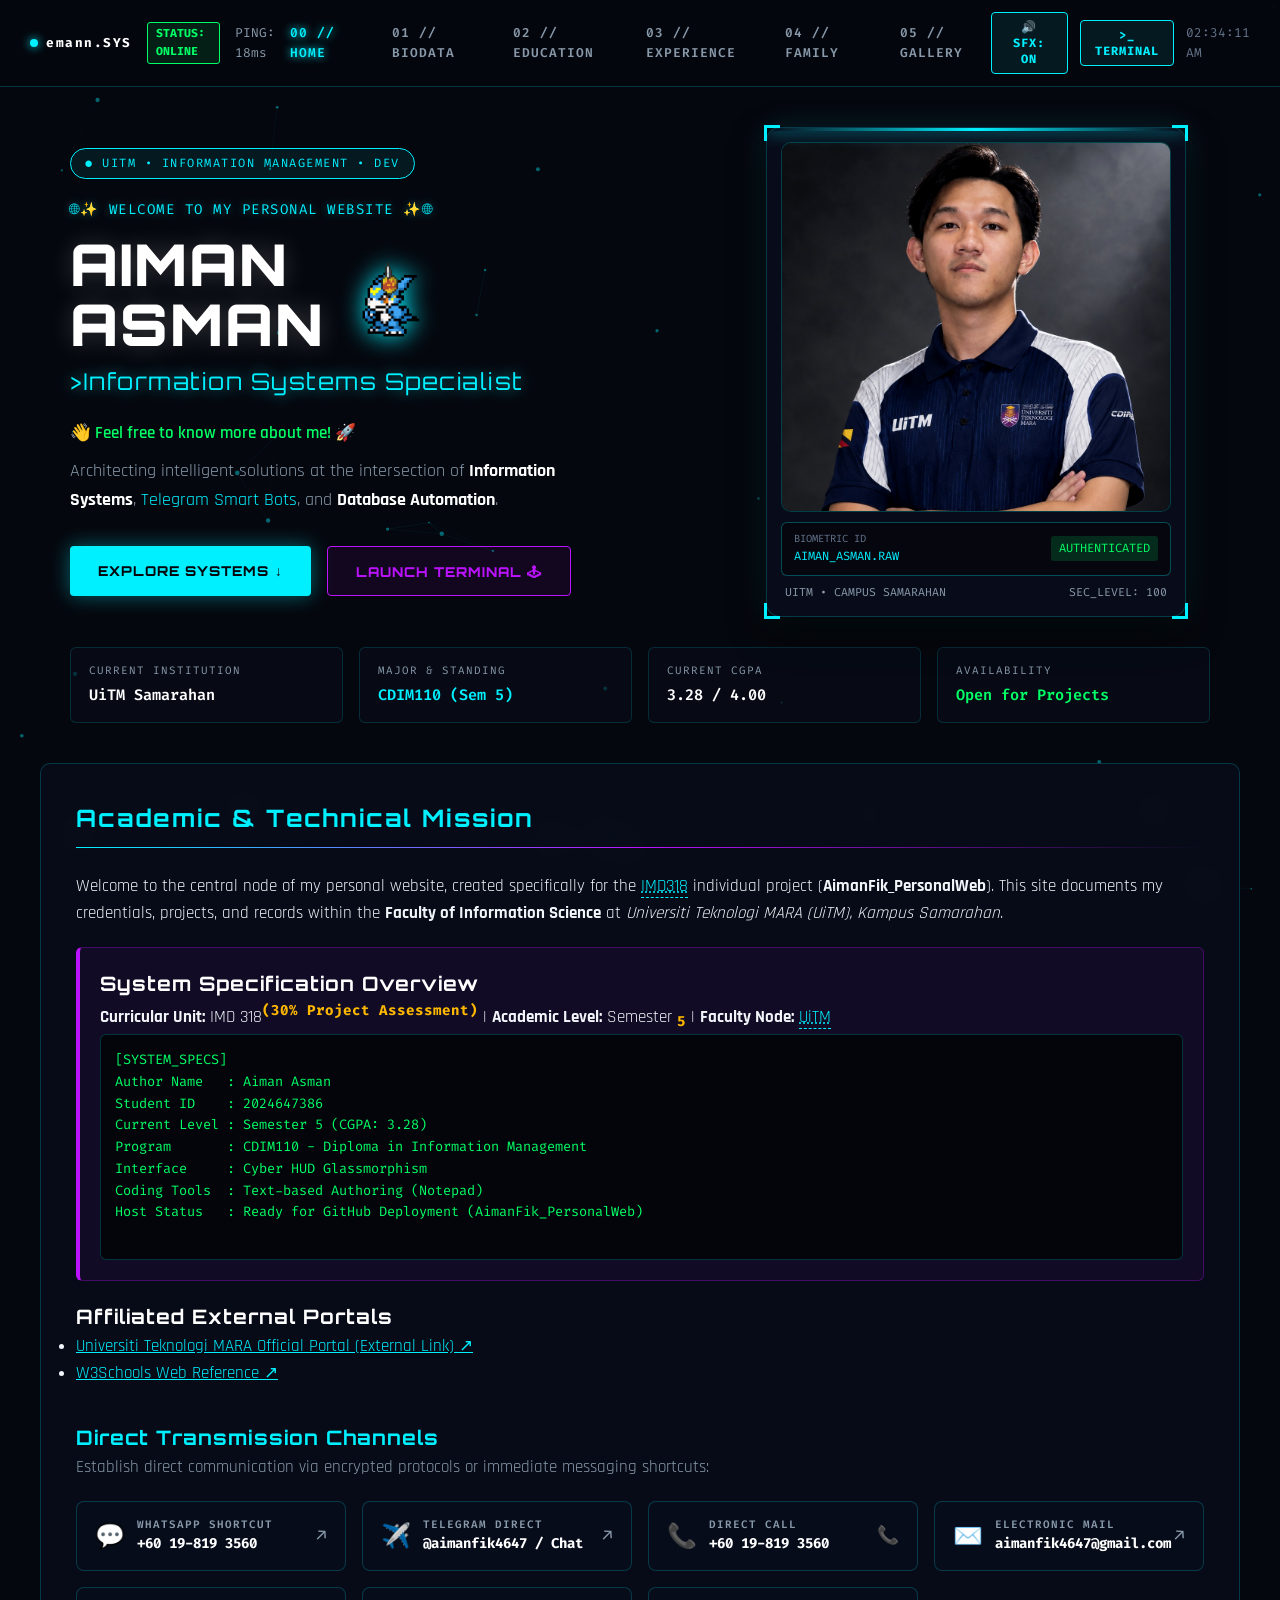
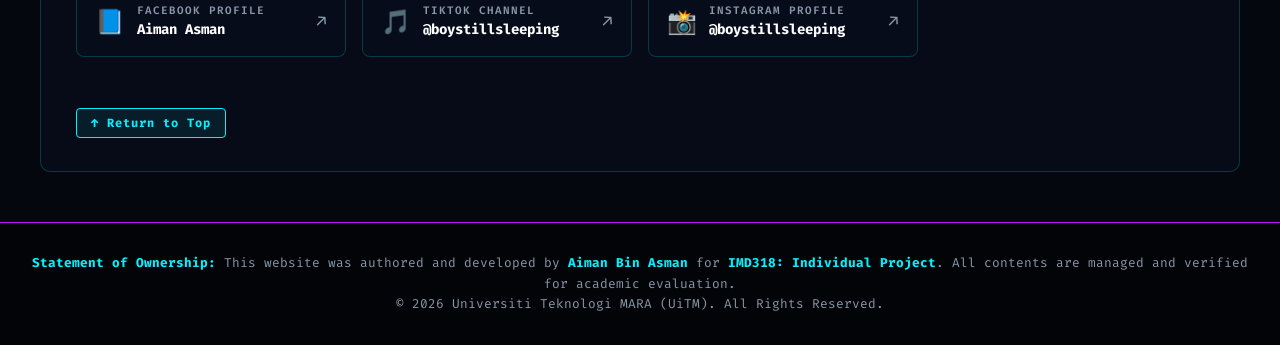
<file: index.html>
<!DOCTYPE html>
<html lang="en">
<head>
  <meta charset="UTF-8">
  <meta name="viewport" content="width=device-width, initial-scale=1.0">
  <title>Home - emann.SYS | AimanFik_PersonalWeb</title>
  <link rel="stylesheet" href="css/style.css">
  <style>
    /* ================= CYBER BOOT LOADER (EXCLUSIVE TO HOME) ================= */
    #cyber-loader {
      position: fixed;
      inset: 0;
      background: #02050c;
      z-index: 99999;
      display: flex;
      align-items: center;
      justify-content: center;
      flex-direction: column;
      transition: opacity 0.35s cubic-bezier(0.4, 0, 0.2, 1), visibility 0.35s ease;
    }

    #cyber-loader.loaded {
      opacity: 0;
      visibility: hidden;
      pointer-events: none;
    }

    .loader-terminal {
      width: 90%;
      max-width: 440px;
      background: rgba(4, 9, 23, 0.95);
      border: 1px solid var(--neon-cyan);
      border-radius: 8px;
      padding: 26px 22px;
      box-shadow: 0 0 30px rgba(0, 240, 255, 0.25), inset 0 0 15px rgba(0, 240, 255, 0.05);
      text-align: center;
    }

    .loader-badge {
      font-family: 'Orbitron', monospace;
      font-size: 0.95rem;
      letter-spacing: 2px;
      color: var(--neon-cyan);
      text-transform: uppercase;
      margin-bottom: 14px;
    }

    .loader-bar-frame {
      width: 100%;
      height: 10px;
      background: rgba(0, 240, 255, 0.1);
      border: 1px solid rgba(0, 240, 255, 0.35);
      border-radius: 5px;
      overflow: hidden;
      margin: 14px 0 10px;
    }

    .loader-bar-fill {
      height: 100%;
      width: 0%;
      background: linear-gradient(90deg, var(--neon-cyan), var(--neon-green));
      box-shadow: 0 0 12px var(--neon-cyan);
      transition: width 0.06s ease;
    }

    .loader-log {
      font-family: 'Fira Code', monospace;
      font-size: 0.76rem;
      color: var(--text-muted);
      display: flex;
      justify-content: space-between;
    }

    /* ================= HERO VEEMON PARTNER STYLES ================= */
    .hero-name-container {
      display: inline-flex;
      align-items: center;
      gap: 18px;
      margin-bottom: 8px;
    }

    .hero-veemon-gif {
      width: 95px;
      height: auto;
      object-fit: contain;
      filter: drop-shadow(0 0 12px var(--neon-cyan));
      animation: veemonFloating 3s ease-in-out infinite alternate;
      pointer-events: none;
      user-select: none;
    }

    @keyframes veemonFloating {
      0% {
        transform: translateY(0);
      }
      100% {
        transform: translateY(-8px);
      }
    }

    @media (max-width: 768px) {
      .hero-name-container {
        gap: 12px;
      }
      .hero-veemon-gif {
        width: 70px;
      }
    }

    /* ================= SOCIAL MEDIA CARD HOVER EFFECTS ================= */
    .contact-card.facebook:hover {
      border-color: #1877f2;
      box-shadow: 0 0 18px rgba(24, 119, 242, 0.35);
    }
    .contact-card.facebook:hover .contact-val,
    .contact-card.facebook:hover .contact-arrow {
      color: #1877f2;
    }

    .contact-card.tiktok:hover {
      border-color: #ff0050;
      box-shadow: 0 0 18px rgba(255, 0, 80, 0.35);
    }
    .contact-card.tiktok:hover .contact-val,
    .contact-card.tiktok:hover .contact-arrow {
      color: #ff0050;
    }

    .contact-card.instagram:hover {
      border-color: #e1306c;
      box-shadow: 0 0 18px rgba(225, 48, 108, 0.35);
    }
    .contact-card.instagram:hover .contact-val,
    .contact-card.instagram:hover .contact-arrow {
      color: #e1306c;
    }
  </style>
</head>
<body id="top">

  <!-- ================= CYBER BOOT LOADER (ACTIVE ON LOAD & REFRESH) ================= -->
  <div id="cyber-loader">
    <div class="loader-terminal">
      <div class="loader-badge">
        <span class="status-dot"></span> INITIALIZING emann.SYS
      </div>
      <div class="loader-bar-frame">
        <div class="loader-bar-fill" id="loader-progress"></div>
      </div>
      <div class="loader-log">
        <span id="loader-status">SYNCING CORE PROTOCOLS...</span>
        <span id="loader-percent" style="color: var(--neon-cyan); font-weight: bold;">0%</span>
      </div>
    </div>
  </div>

  <!-- Interactive Canvas Particles Background -->
  <canvas id="particle-canvas"></canvas>

  <!-- TOP CYBER HUD BAR -->
  <header class="cyber-hud">
    <div class="hud-left">
      <div class="hud-callsign">
        <span class="status-dot"></span> emann.SYS
      </div>
      <span class="hud-badge">STATUS: ONLINE</span>
      <span class="hud-ping" id="hud-ping-display">PING: 18ms</span>
    </div>

    <nav class="hud-nav">
      <a href="index.html" class="active">00 // HOME</a>
      <a href="biodata.html">01 // BIODATA</a>
      <a href="education.html">02 // EDUCATION</a>
      <a href="experience.html">03 // EXPERIENCE</a>
      <a href="family.html">04 // FAMILY</a>
      <a href="gallery.html">05 // GALLERY</a>
    </nav>

    <div class="hud-right">
      <button id="sfx-toggle-btn" class="hud-btn" onclick="toggleSFX()" style="cursor: pointer;">
        🔊 SFX: ON
      </button>

      <button class="hud-btn" onclick="openTerminal()" style="cursor: pointer;">
        &gt;_ TERMINAL
      </button>
      
      <span id="live-clock" style="color: #64748b;">LOADING...</span>
    </div>
  </header>

  <!-- HERO SECTION -->
  <section class="hero-wrapper">
    <div class="hero-text-col">
      <div class="hero-pill">● UITM • INFORMATION MANAGEMENT • DEV</div>

      <div style="font-family: 'Fira Code', monospace; font-size: 0.88rem; color: var(--neon-cyan); letter-spacing: 1.5px; margin-bottom: 12px; text-transform: uppercase; text-shadow: 0 0 10px rgba(0, 240, 255, 0.4);">
        🌐✨ WELCOME TO MY PERSONAL WEBSITE ✨🌐
      </div>

      <!-- NAMA BERSAMA VEEMON GIF -->
      <div class="hero-name-container">
        <h1 class="hero-title" style="margin-bottom: 0;">AIMAN<br>ASMAN</h1>
        <img src="vmonHOME.gif" alt="Veemon Partner" class="hero-veemon-gif" onerror="this.src='veemon.gif'">
      </div>

      <div class="hero-subtitle">&gt;Information Systems Specialist</div>

      <p style="font-size: 1.05rem; color: var(--neon-green); font-weight: 600; margin-bottom: 10px;">
        👋 Feel free to know more about me! 🚀
      </p>

      <p class="hero-desc">
        Architecting intelligent solutions at the intersection of <b>Information Systems</b>, 
        <span>Telegram Smart Bots</span>, and <b>Database Automation</b>.
      </p>
      <div class="hero-actions">
        <a href="#about-section" class="btn-cyan">EXPLORE SYSTEMS ↓</a>
        <button class="btn-ghost" onclick="openTerminal()">LAUNCH TERMINAL 🕹</button>
      </div>
    </div>

    <!-- Holographic Biometric ID Card -->
    <div class="bio-card-wrapper">
      <div class="bracket tl"></div>
      <div class="bracket tr"></div>
      <div class="bracket bl"></div>
      <div class="bracket br"></div>

      <div class="bio-card">
        <div class="bio-avatar-frame">
          <img src="boyy.jpg" alt="Aiman Asman Profile Photo" class="bio-avatar-img">
        </div>

        <div class="bio-overlay-info">
          <div class="bio-badge-box">
            <div>
              <span style="color:#64748b; display:block; font-size:0.65rem;">BIOMETRIC ID</span>
              <span style="color:var(--neon-cyan);">AIMAN_ASMAN.RAW</span>
            </div>
            <span style="background:rgba(0,255,102,0.15); color:var(--neon-green); padding:3px 8px; border-radius:3px;">AUTHENTICATED</span>
          </div>

          <div class="bio-footer-meta">
            <span>UITM • CAMPUS SAMARAHAN</span>
            <span>SEC_LEVEL: 100</span>
          </div>
        </div>
      </div>
    </div>
  </section>

  <!-- BOTTOM METRICS STAT RIBBON -->
  <section class="metrics-ribbon">
    <div class="metric-card">
      <div class="metric-label">CURRENT INSTITUTION</div>
      <div class="metric-value">UiTM Samarahan</div>
    </div>
    <div class="metric-card">
      <div class="metric-label">MAJOR &amp; STANDING</div>
      <div class="metric-value cyan">CDIM110 (Sem 5)</div>
    </div>
    <div class="metric-card">
      <div class="metric-label">CURRENT CGPA</div>
      <div class="metric-value">3.28 / 4.00</div>
    </div>
    <div class="metric-card">
      <div class="metric-label">AVAILABILITY</div>
      <div class="metric-value green">Open for Projects</div>
    </div>
  </section>

  <!-- ACADEMIC CURRICULUM SECTION -->
  <main class="container" id="about-section">
    <h2>Academic &amp; Technical Mission</h2>
    <hr>
    
    <p>
      Welcome to the central node of my personal website, created specifically for the 
      <abbr title="Introduction to Web Content Management & Design">IMD318</abbr> individual project (<b>AimanFik_PersonalWeb</b>). 
      This site documents my credentials, projects, and records within the 
      <b>Faculty of Information Science</b> at <i>Universiti Teknologi MARA (UiTM), Kampus Samarahan</i>.
    </p>

    <section class="highlight-box">
      <h3>System Specification Overview</h3>
      <p>
        <b>Curricular Unit:</b> IMD 318<sup>(30% Project Assessment)</sup> | 
        <b>Academic Level:</b> Semester <sub>5</sub> | 
        <b>Faculty Node:</b> <abbr title="Universiti Teknologi MARA">UiTM</abbr>
      </p>
      <pre>
[SYSTEM_SPECS]
Author Name   : Aiman Asman
Student ID    : 2024647386
Current Level : Semester 5 (CGPA: 3.28)
Program       : CDIM110 - Diploma in Information Management
Interface     : Cyber HUD Glassmorphism
Coding Tools  : Text-based Authoring (Notepad)
Host Status   : Ready for GitHub Deployment (AimanFik_PersonalWeb)
      </pre>
    </section>

    <h3>Affiliated External Portals</h3>
    <ul>
      <li>
        <a href="https://www.uitm.edu.my" target="_blank" style="color:var(--neon-cyan);">
          Universiti Teknologi MARA Official Portal (External Link) ↗
        </a>
      </li>
      <li>
        <a href="https://www.w3schools.com/w3css/default.asp" target="_blank" style="color:var(--neon-cyan);">
          W3Schools Web Reference ↗
        </a>
      </li>
    </ul>

    <!-- DIRECT CONTACT & SHORTCUT DISPATCH HUB -->
    <h3 style="margin-top: 35px; color: var(--neon-cyan);">Direct Transmission Channels</h3>
    <p style="color: var(--text-muted);">
      Establish direct communication via encrypted protocols or immediate messaging shortcuts:
    </p>

    <div class="contact-grid">
      <!-- 1. WhatsApp Shortcut -->
      <a href="https://wa.me/60198193560?text=Hello%20Aiman,%20I%20am%20contacting%20you%20from%20your%20IMD318%20website" target="_blank" class="contact-card whatsapp">
        <div class="contact-icon">💬</div>
        <div class="contact-info">
          <span class="contact-type">WHATSAPP SHORTCUT</span>
          <span class="contact-val">+60 19-819 3560</span>
        </div>
        <span class="contact-arrow">↗</span>
      </a>

      <!-- 2. Telegram Shortcut -->
      <a href="https://t.me/+60198193560" target="_blank" class="contact-card telegram">
        <div class="contact-icon">✈️</div>
        <div class="contact-info">
          <span class="contact-type">TELEGRAM DIRECT</span>
          <span class="contact-val">@aimanfik4647 / Chat</span>
        </div>
        <span class="contact-arrow">↗</span>
      </a>

      <!-- 3. Direct Phone Call -->
      <a href="tel:+60198193560" class="contact-card phone">
        <div class="contact-icon">📞</div>
        <div class="contact-info">
          <span class="contact-type">DIRECT CALL</span>
          <span class="contact-val">+60 19-819 3560</span>
        </div>
        <span class="contact-arrow">📞</span>
      </a>

      <!-- 4. Email Direct -->
      <a href="mailto:aimanfik4647@gmail.com?subject=Inquiry%20from%20IMD318%20Website" class="contact-card email">
        <div class="contact-icon">✉️</div>
        <div class="contact-info">
          <span class="contact-type">ELECTRONIC MAIL</span>
          <span class="contact-val">aimanfik4647@gmail.com</span>
        </div>
        <span class="contact-arrow">↗</span>
      </a>

      <!-- 5. Facebook Profile -->
      <a href="https://www.facebook.com/share/19Co9NtHkg/?mibextid=wwXIfr" target="_blank" class="contact-card facebook">
        <div class="contact-icon">📘</div>
        <div class="contact-info">
          <span class="contact-type">FACEBOOK PROFILE</span>
          <span class="contact-val">Aiman Asman</span>
        </div>
        <span class="contact-arrow">↗</span>
      </a>

      <!-- 6. TikTok Profile -->
      <a href="https://www.tiktok.com/@boystillsleeping?_r=1&_t=ZS-9APOy3oZr6b" target="_blank" class="contact-card tiktok">
        <div class="contact-icon">🎵</div>
        <div class="contact-info">
          <span class="contact-type">TIKTOK CHANNEL</span>
          <span class="contact-val">@boystillsleeping</span>
        </div>
        <span class="contact-arrow">↗</span>
      </a>

      <!-- 7. Instagram Profile -->
      <a href="https://www.instagram.com/boystillsleeping?exln=YzFvOTJ3OTlzdWl1&utm_source=qr" target="_blank" class="contact-card instagram">
        <div class="contact-icon">📸</div>
        <div class="contact-info">
          <span class="contact-type">INSTAGRAM PROFILE</span>
          <span class="contact-val">@boystillsleeping</span>
        </div>
        <span class="contact-arrow">↗</span>
      </a>
    </div>

    <br>
    <a href="#top" class="hud-btn">↑ Return to Top</a>
  </main>

  <!-- CYBER TERMINAL & MINI-GAME MODAL -->
  <div id="terminal-modal" class="terminal-overlay">
    <div class="terminal-window">
      <div class="terminal-bar">
        <div class="terminal-dots">
          <span class="dot red" onclick="closeTerminal()" title="Close Terminal"></span>
          <span class="dot yellow"></span>
          <span class="dot green"></span>
          <span class="terminal-user">aiman@cyber-core:~</span>
        </div>
        <div class="terminal-ver">BASH 5.2.15</div>
      </div>

      <div class="terminal-body" id="terminal-output">
        <div class="sys-banner">
          CYBER OS v4.2 // INITIALIZED FOR AIMAN ASMAN<br>
          Type <span class="cmd-hl">help</span> to view commands, <span class="cmd-green">vmon</span> to play Digimon Adventure, or <span class="cmd-hl">game</span> for classic arcade.
        </div>
        <div class="terminal-divider"></div>
      </div>

      <!-- Playable Canvas Mini-Game -->
      <div id="arcade-container" style="display: none;">
        <div class="game-hud">
          <span id="game-title-hud" style="color: var(--neon-cyan); font-weight: bold;">GAME: ARCADE</span>
          <span>SCORE: <span id="game-score">0</span></span>
          <span>HIGH: <span id="game-high">0</span></span>
          <span style="color: #64748b;">[A/D or ←/→ to Move | ESC to Exit]</span>
        </div>
        <canvas id="game-canvas" width="600" height="260"></canvas>
      </div>

      <div class="terminal-input-row" id="term-input-container">
        <span class="prompt-tag">guest@aiman:~$</span>
        <input type="text" id="terminal-input" placeholder="Type 'vmon', 'game' or 'help'..." autocomplete="off">
      </div>
    </div>
  </div>

  <footer>
    <p>
      <strong>Statement of Ownership:</strong> This website was authored and developed by 
      <strong>Aiman Bin Asman</strong> for <strong>IMD318: Individual Project</strong>. 
      All contents are managed and verified for academic evaluation.
    </p>
    <p>&copy; 2026 Universiti Teknologi MARA (UiTM). All Rights Reserved.</p>
  </footer>

  <script>
    /* ========================================================
       CYBER BOOT LOADER ENGINE (SUPER FAST & SMOOTH ~0.6s)
       ======================================================== */
    window.addEventListener('DOMContentLoaded', () => {
      const loader = document.getElementById('cyber-loader');
      const progress = document.getElementById('loader-progress');
      const percentTxt = document.getElementById('loader-percent');
      const statusTxt = document.getElementById('loader-status');
      
      let count = 0;
      const stages = [
        "BOOTING emann.SYS KERNEL...",
        "INITIALIZING DIGI-PARTNER ROUTINE...",
        "AUTHENTICATING BIOMETRIC ID...",
        "SYSTEM READY & ONLINE"
      ];

      // Selang 18ms dengan lompatan peratusan pantas
      const bootTimer = setInterval(() => {
        count += Math.floor(Math.random() * 12) + 10;
        if (count > 100) count = 100;
        
        progress.style.width = `${count}%`;
        percentTxt.innerText = `${count}%`;

        if (count < 30) statusTxt.innerText = stages[0];
        else if (count < 65) statusTxt.innerText = stages[1];
        else if (count < 95) statusTxt.innerText = stages[2];
        else statusTxt.innerText = stages[3];

        if (count === 100) {
          clearInterval(bootTimer);
          setTimeout(() => {
            loader.classList.add('loaded');
            if (typeof playCyberBeep === 'function') {
              playCyberBeep(980, 0.08, 'sine');
            }
          }, 120);
        }
      }, 18);
    });

    // Live Clock Script
    function updateClock() {
      const now = new Date();
      const opts = { hour: '2-digit', minute: '2-digit', second: '2-digit' };
      document.getElementById('live-clock').innerText = now.toLocaleTimeString('en-US', opts);
    }
    setInterval(updateClock, 1000);
    updateClock();

    // Simulated Ping Telemetry
    setInterval(() => {
      const ping = Math.floor(Math.random() * 8) + 16;
      document.getElementById('hud-ping-display').innerText = `PING: ${ping}ms`;
    }, 3000);

    // Particle Background Canvas
    const canvas = document.getElementById('particle-canvas');
    const ctx = canvas.getContext('2d');
    let particles = [];

    function resizeCanvas() {
      canvas.width = window.innerWidth;
      canvas.height = window.innerHeight;
    }
    window.addEventListener('resize', resizeCanvas);
    resizeCanvas();

    class Particle {
      constructor() {
        this.x = Math.random() * canvas.width;
        this.y = Math.random() * canvas.height;
        this.vx = (Math.random() - 0.5) * 0.4;
        this.vy = (Math.random() - 0.5) * 0.4;
        this.radius = Math.random() * 1.5 + 0.8;
      }
      update() {
        this.x += this.vx;
        this.y += this.vy;
        if (this.x < 0 || this.x > canvas.width) this.vx *= -1;
        if (this.y < 0 || this.y > canvas.height) this.vy *= -1;
      }
      draw() {
        ctx.beginPath();
        ctx.arc(this.x, this.y, this.radius, 0, Math.PI * 2);
        ctx.fillStyle = 'rgba(0, 240, 255, 0.4)';
        ctx.fill();
      }
    }

    for (let i = 0; i < 45; i++) {
      particles.push(new Particle());
    }

    function animate() {
      ctx.clearRect(0, 0, canvas.width, canvas.height);
      for (let i = 0; i < particles.length; i++) {
        particles[i].update();
        particles[i].draw();
        for (let j = i + 1; j < particles.length; j++) {
          const dx = particles[i].x - particles[j].x;
          const dy = particles[i].y - particles[j].y;
          const dist = Math.sqrt(dx * dx + dy * dy);
          if (dist < 110) {
            ctx.beginPath();
            ctx.strokeStyle = `rgba(0, 240, 255, ${0.15 * (1 - dist / 110)})`;
            ctx.lineWidth = 0.6;
            ctx.moveTo(particles[i].x, particles[i].y);
            ctx.lineTo(particles[j].x, particles[j].y);
            ctx.stroke();
          }
        }
      }
      requestAnimationFrame(animate);
    }
    animate();

    /* ========================================================
       CYBER SYNTHESIZER SFX ENGINE (Web Audio API)
       ======================================================== */
    let audioCtx = null;
    let sfxEnabled = true;

    function getAudioContext() {
      if (!audioCtx) {
        audioCtx = new (window.AudioContext || window.webkitAudioContext)();
      }
      if (audioCtx.state === 'suspended') {
        audioCtx.resume();
      }
      return audioCtx;
    }

    function toggleSFX() {
      sfxEnabled = !sfxEnabled;
      const btn = document.getElementById('sfx-toggle-btn');
      if (sfxEnabled) {
        btn.innerText = '🔊 SFX: ON';
        btn.style.borderColor = 'var(--neon-cyan)';
        btn.style.color = 'var(--neon-cyan)';
        playCyberBeep(880, 0.08);
      } else {
        btn.innerText = '🔇 SFX: OFF';
        btn.style.borderColor = '#64748b';
        btn.style.color = '#64748b';
      }
    }

    function playCyberBeep(frequency = 600, duration = 0.06, type = 'sine') {
      if (!sfxEnabled) return;
      try {
        const ctx = getAudioContext();
        const osc = ctx.createOscillator();
        const gain = ctx.createGain();

        osc.type = type;
        osc.frequency.setValueAtTime(frequency, ctx.currentTime);

        gain.gain.setValueAtTime(0.08, ctx.currentTime);
        gain.gain.exponentialRampToValueAtTime(0.0001, ctx.currentTime + duration);

        osc.connect(gain);
        gain.connect(ctx.destination);

        osc.start();
        osc.stop(ctx.currentTime + duration);
      } catch (err) {}
    }

    document.addEventListener('DOMContentLoaded', () => {
      document.querySelectorAll('a, button, .metric-card, .bio-card, .contact-card').forEach(el => {
        el.addEventListener('mouseenter', () => playCyberBeep(950, 0.04, 'triangle'));
        el.addEventListener('click', () => playCyberBeep(440, 0.08, 'sine'));
      });
    });

    /* ========================================================
       TERMINAL & GAME ENGINES (CYBER DODGE & VEEMON RUNNER)
       ======================================================== */
    const termModal = document.getElementById('terminal-modal');
    const termInput = document.getElementById('terminal-input');
    const termOutput = document.getElementById('terminal-output');
    const arcadeBox = document.getElementById('arcade-container');
    const termInputRow = document.getElementById('term-input-container');
    const gameTitleHud = document.getElementById('game-title-hud');

    function openTerminal() {
      termModal.style.display = 'flex';
      termInput.focus();
      playCyberBeep(700, 0.08);
    }

    function closeTerminal() {
      termModal.style.display = 'none';
      stopAnyGame();
      playCyberBeep(350, 0.08);
    }

    window.addEventListener('keydown', (e) => {
      if (e.key === 'Escape' && termModal.style.display === 'flex') {
        closeTerminal();
      }
    });

    termInput.addEventListener('keydown', (e) => {
      if (e.key === 'Enter') {
        const cmd = termInput.value.trim().toLowerCase();
        handleCommand(cmd);
        termInput.value = '';
      }
    });

    function printLine(text, color = '#e2e8f0') {
      const line = document.createElement('div');
      line.style.color = color;
      line.style.margin = '4px 0';
      line.innerHTML = text;
      termOutput.appendChild(line);
      termOutput.scrollTop = termOutput.scrollHeight;
    }

    function handleCommand(cmd) {
      printLine(`<span style="color:var(--neon-cyan)">guest@aiman:~$</span> ${cmd}`);
      playCyberBeep(550, 0.04);

      switch (cmd) {
        case 'help':
          printLine('Available Directives:', '#ffb800');
          printLine('  <span style="color:var(--neon-cyan)">vmon</span> / <span style="color:var(--neon-cyan)">digimon</span> - Launch VEEMON CYBER ADVENTURE mini-game');
          printLine('  <span style="color:var(--neon-green)">game</span>            - Launch classic arcade: CYBER DODGE');
          printLine('  <span style="color:var(--neon-cyan)">about</span>           - Query credentials &amp; standing');
          printLine('  <span style="color:var(--neon-cyan)">skills</span>          - List technical competencies');
          printLine('  <span style="color:var(--neon-cyan)">clear</span>           - Clear terminal buffer');
          printLine('  <span style="color:var(--neon-cyan)">exit</span>            - Terminate terminal session');
          break;

        case 'vmon':
        case 'digimon':
          printLine('Initializing Digital World: VEEMON CYBER ADVENTURE ...', 'var(--neon-cyan)');
          startDigimonGame();
          break;

        case 'game':
          printLine('Launching Classic Arcade Sub-routine: CYBER DODGE ...', 'var(--neon-green)');
          startArcade();
          break;

        case 'about':
          printLine('AUTHOR: Aiman Bin Asman');
          printLine('NODE: UiTM Kampus Samarahan (Faculty of Information Science)');
          printLine('STATUS: Semester 5 &bull; Current CGPA: 3.28');
          printLine('INTERN: PPD Kota Marudu (Pasukan Teknikal ICT Sekolah)');
          break;

        case 'skills':
          printLine('&bull; Front-End: HTML5, CSS3 Grid, JavaScript Canvas');
          printLine('&bull; Database: PHP &amp; MySQL Structured Queries');
          printLine('&bull; Automation: Telegram Smart Bot APIs (@ppdkmBot)');
          printLine('&bull; Design: Canva Graphics &amp; CapCut Video Editing');
          break;

        case 'clear':
          termOutput.innerHTML = `
            <div class="sys-banner">
              CYBER OS v4.2 // INITIALIZED FOR AIMAN ASMAN<br>
              Type <span class="cmd-hl">help</span> to view commands, <span class="cmd-green">vmon</span> to play Digimon, or <span class="cmd-hl">game</span> for classic arcade.
            </div>
            <div class="terminal-divider"></div>
          `;
          break;

        case 'exit':
          closeTerminal();
          break;

        case '':
          break;

        default:
          printLine(`Command not recognized: '${cmd}'. Type 'help' for available directives.`, '#f43f5e');
          playCyberBeep(220, 0.12, 'sawtooth');
      }
    }

    // SHARED GAME CANVAS LOGIC
    let gCanvas = document.getElementById('game-canvas');
    let gCtx = gCanvas.getContext('2d');
    let gameLoopId = null;
    let keys = {};
    let activeGameType = null;

    window.addEventListener('keydown', (e) => { keys[e.key] = true; });
    window.addEventListener('keyup', (e) => { keys[e.key] = false; });

    function stopAnyGame() {
      arcadeBox.style.display = 'none';
      termInputRow.style.display = 'flex';
      cancelAnimationFrame(gameLoopId);
      activeGameType = null;
      termInput.focus();
    }

    /* ---------------- 1. CLASSIC CYBER DODGE ---------------- */
    let player = { x: 280, y: 220, w: 26, h: 26, speed: 6 };
    let obstacles = [];
    let score = 0;
    let highScore = 0;

    function startArcade() {
      stopAnyGame();
      activeGameType = 'classic';
      gameTitleHud.innerText = 'CYBER DODGE';
      arcadeBox.style.display = 'block';
      termInputRow.style.display = 'none';
      score = 0;
      obstacles = [];
      player.x = gCanvas.width / 2 - 13;
      document.getElementById('game-score').innerText = score;
      playCyberBeep(800, 0.15);
      gameLoop();
    }

    function gameLoop() {
      if (activeGameType !== 'classic') return;

      if ((keys['ArrowLeft'] || keys['a'] || keys['A']) && player.x > 0) player.x -= player.speed;
      if ((keys['ArrowRight'] || keys['d'] || keys['D']) && player.x + player.w < gCanvas.width) player.x += player.speed;

      if (Math.random() < 0.05) {
        obstacles.push({
          x: Math.random() * (gCanvas.width - 20),
          y: -15,
          w: Math.random() * 25 + 15,
          h: 12,
          speed: Math.random() * 2.5 + 2.5
        });
      }

      gCtx.clearRect(0, 0, gCanvas.width, gCanvas.height);

      // Player Ship
      gCtx.fillStyle = '#00f0ff';
      gCtx.shadowColor = '#00f0ff';
      gCtx.shadowBlur = 10;
      gCtx.beginPath();
      gCtx.moveTo(player.x + player.w / 2, player.y);
      gCtx.lineTo(player.x, player.y + player.h);
      gCtx.lineTo(player.x + player.w, player.y + player.h);
      gCtx.closePath();
      gCtx.fill();

      // Obstacles
      gCtx.fillStyle = '#bc13fe';
      gCtx.shadowColor = '#bc13fe';
      gCtx.shadowBlur = 8;

      for (let i = obstacles.length - 1; i >= 0; i--) {
        let obs = obstacles[i];
        obs.y += obs.speed;
        gCtx.fillRect(obs.x, obs.y, obs.w, obs.h);

        if (
          player.x < obs.x + obs.w &&
          player.x + player.w > obs.x &&
          player.y < obs.y + obs.h &&
          player.y + player.h > obs.y
        ) {
          playCyberBeep(180, 0.3, 'sawtooth');
          if (score > highScore) {
            highScore = score;
            document.getElementById('game-high').innerText = highScore;
          }
          printLine(`GAME OVER! Final Score: ${score}`, '#f43f5e');
          stopAnyGame();
          return;
        }

        if (obs.y > gCanvas.height) {
          obstacles.splice(i, 1);
          score += 10;
          document.getElementById('game-score').innerText = score;
          if (score % 50 === 0) playCyberBeep(900, 0.05);
        }
      }

      gCtx.shadowBlur = 0;
      gameLoopId = requestAnimationFrame(gameLoop);
    }

    /* ---------------- 2. VEEMON CYBER ADVENTURE ---------------- */
    let vmonSpriteImg = new Image();
    vmonSpriteImg.src = 'vmonHOME.gif';

    let dPlayer = { x: 270, y: 190, w: 50, h: 55, speed: 7 };
    let digiItems = [];
    let dScore = 0;
    let dHighScore = 0;

    function startDigimonGame() {
      stopAnyGame();
      activeGameType = 'vmon';
      gameTitleHud.innerText = 'VEEMON CYBER ADVENTURE';
      arcadeBox.style.display = 'block';
      termInputRow.style.display = 'none';
      dScore = 0;
      digiItems = [];
      dPlayer.x = gCanvas.width / 2 - 25;
      document.getElementById('game-score').innerText = dScore;
      playCyberBeep(880, 0.12, 'triangle');
      digimonGameLoop();
    }

    function digimonGameLoop() {
      if (activeGameType !== 'vmon') return;

      if ((keys['ArrowLeft'] || keys['a'] || keys['A']) && dPlayer.x > 0) dPlayer.x -= dPlayer.speed;
      if ((keys['ArrowRight'] || keys['d'] || keys['D']) && dPlayer.x + dPlayer.w < gCanvas.width) dPlayer.x += dPlayer.speed;

      // Hasilkan item baru (Data / Virus)
      if (Math.random() < 0.055) {
        digiItems.push({
          x: Math.random() * (gCanvas.width - 30) + 15,
          y: -20,
          r: 9,
          speed: Math.random() * 2 + 2.5,
          isVirus: Math.random() < 0.38 // Merah = Virus (Elak), Hijau = Digi-Data (Kutip)
        });
      }

      gCtx.clearRect(0, 0, gCanvas.width, gCanvas.height);

      // Lukis Veemon
      if (vmonSpriteImg.complete && vmonSpriteImg.naturalWidth !== 0) {
        gCtx.drawImage(vmonSpriteImg, dPlayer.x, dPlayer.y, dPlayer.w, dPlayer.h);
      } else {
        gCtx.fillStyle = '#00f0ff';
        gCtx.fillRect(dPlayer.x, dPlayer.y, dPlayer.w, dPlayer.h);
      }

      // Lukis item dan semak perlanggaran
      for (let i = digiItems.length - 1; i >= 0; i--) {
        let item = digiItems[i];
        item.y += item.speed;

        gCtx.beginPath();
        gCtx.arc(item.x, item.y, item.r, 0, Math.PI * 2);
        gCtx.fillStyle = item.isVirus ? '#ff0055' : '#00ff66';
        gCtx.shadowColor = item.isVirus ? '#ff0055' : '#00ff66';
        gCtx.shadowBlur = 10;
        gCtx.fill();

        // Hitbox perlanggaran dengan Veemon
        if (
          item.x > dPlayer.x &&
          item.x < dPlayer.x + dPlayer.w &&
          item.y > dPlayer.y &&
          item.y < dPlayer.y + dPlayer.h
        ) {
          if (item.isVirus) {
            // Kalah jika terkena virus
            playCyberBeep(160, 0.35, 'sawtooth');
            if (dScore > dHighScore) {
              dHighScore = dScore;
              document.getElementById('game-high').innerText = dHighScore;
            }
            printLine(`DIGI-SYSTEM CORRUPTED! Veemon EXP: ${dScore}`, '#f43f5e');
            stopAnyGame();
            return;
          } else {
            // Berjaya kutip data
            playCyberBeep(920, 0.05, 'triangle');
            dScore += 20;
            document.getElementById('game-score').innerText = dScore;
            digiItems.splice(i, 1);
            continue;
          }
        }

        // Buang item jika melepasi bahagian bawah kanvas
        if (item.y > gCanvas.height + 20) {
          digiItems.splice(i, 1);
        }
      }

      gCtx.shadowBlur = 0;
      gameLoopId = requestAnimationFrame(digimonGameLoop);
    }
  </script>
</body>
</html>
</file>
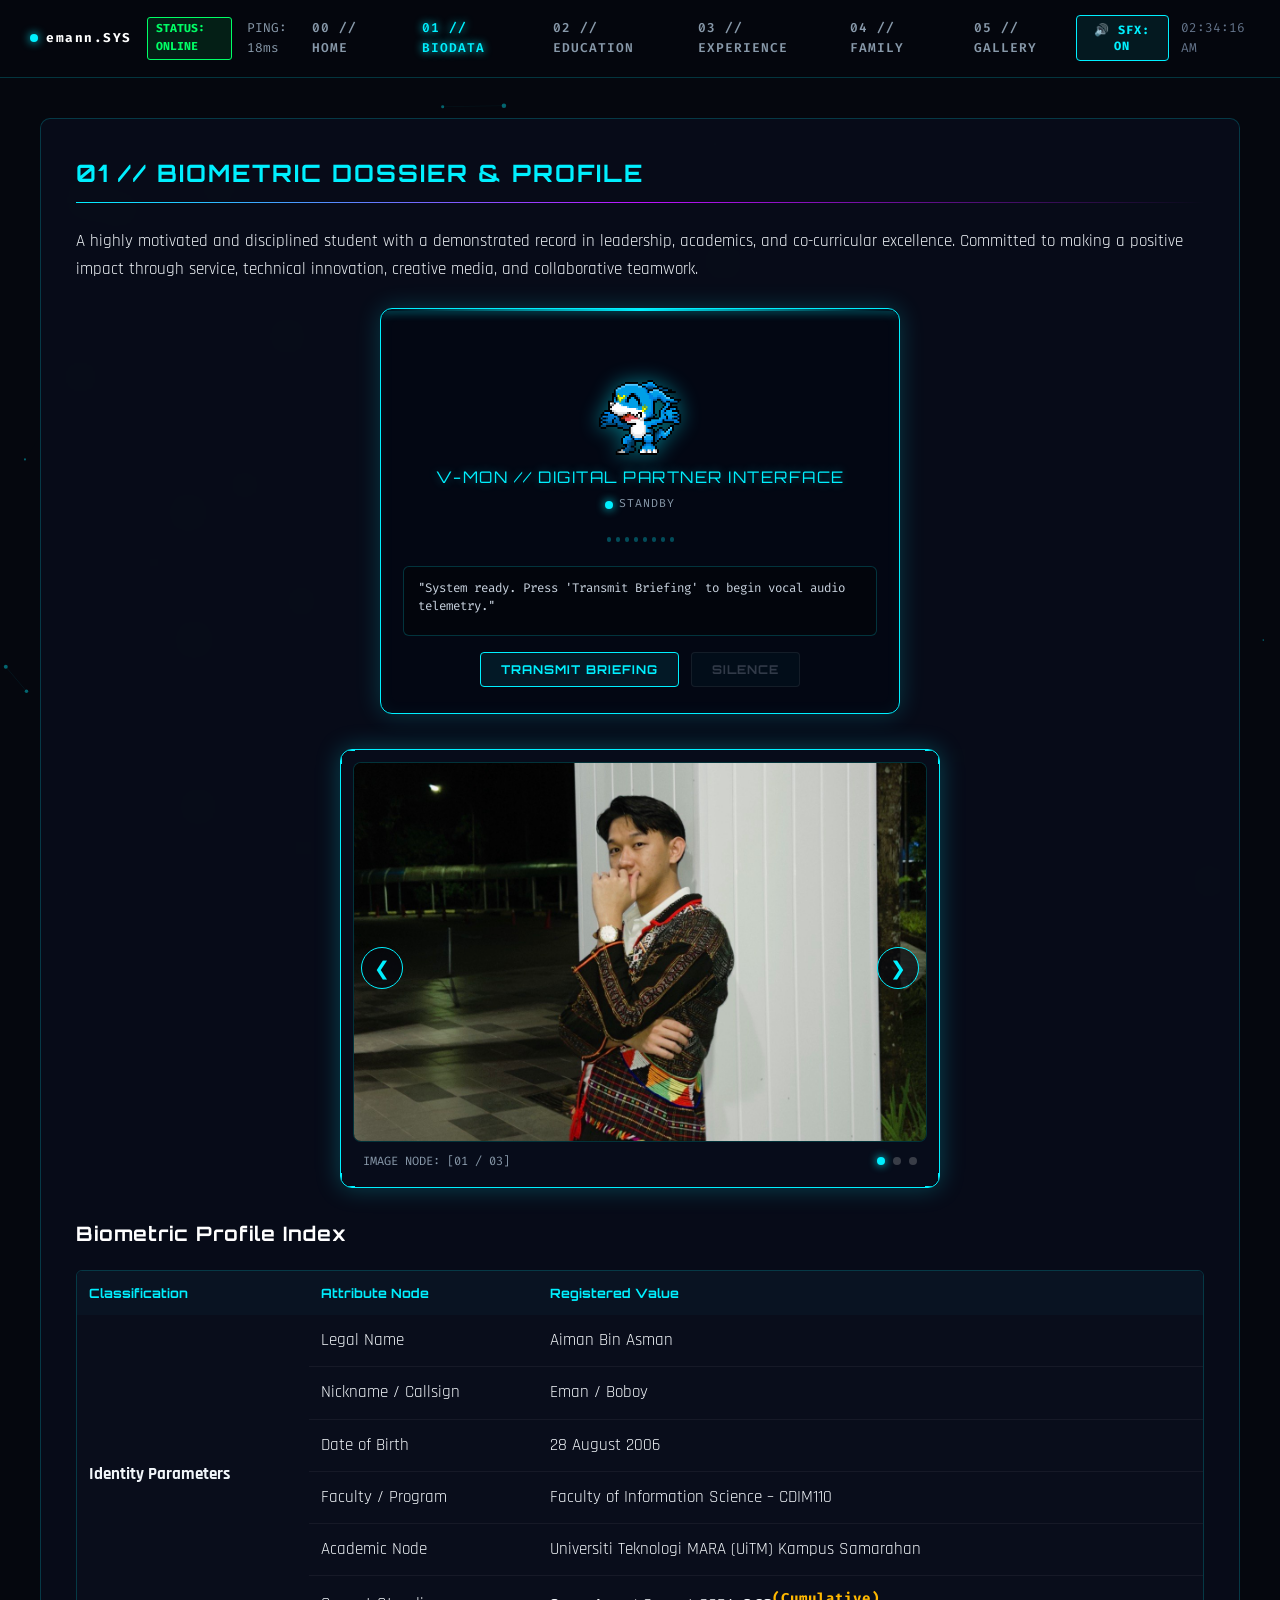
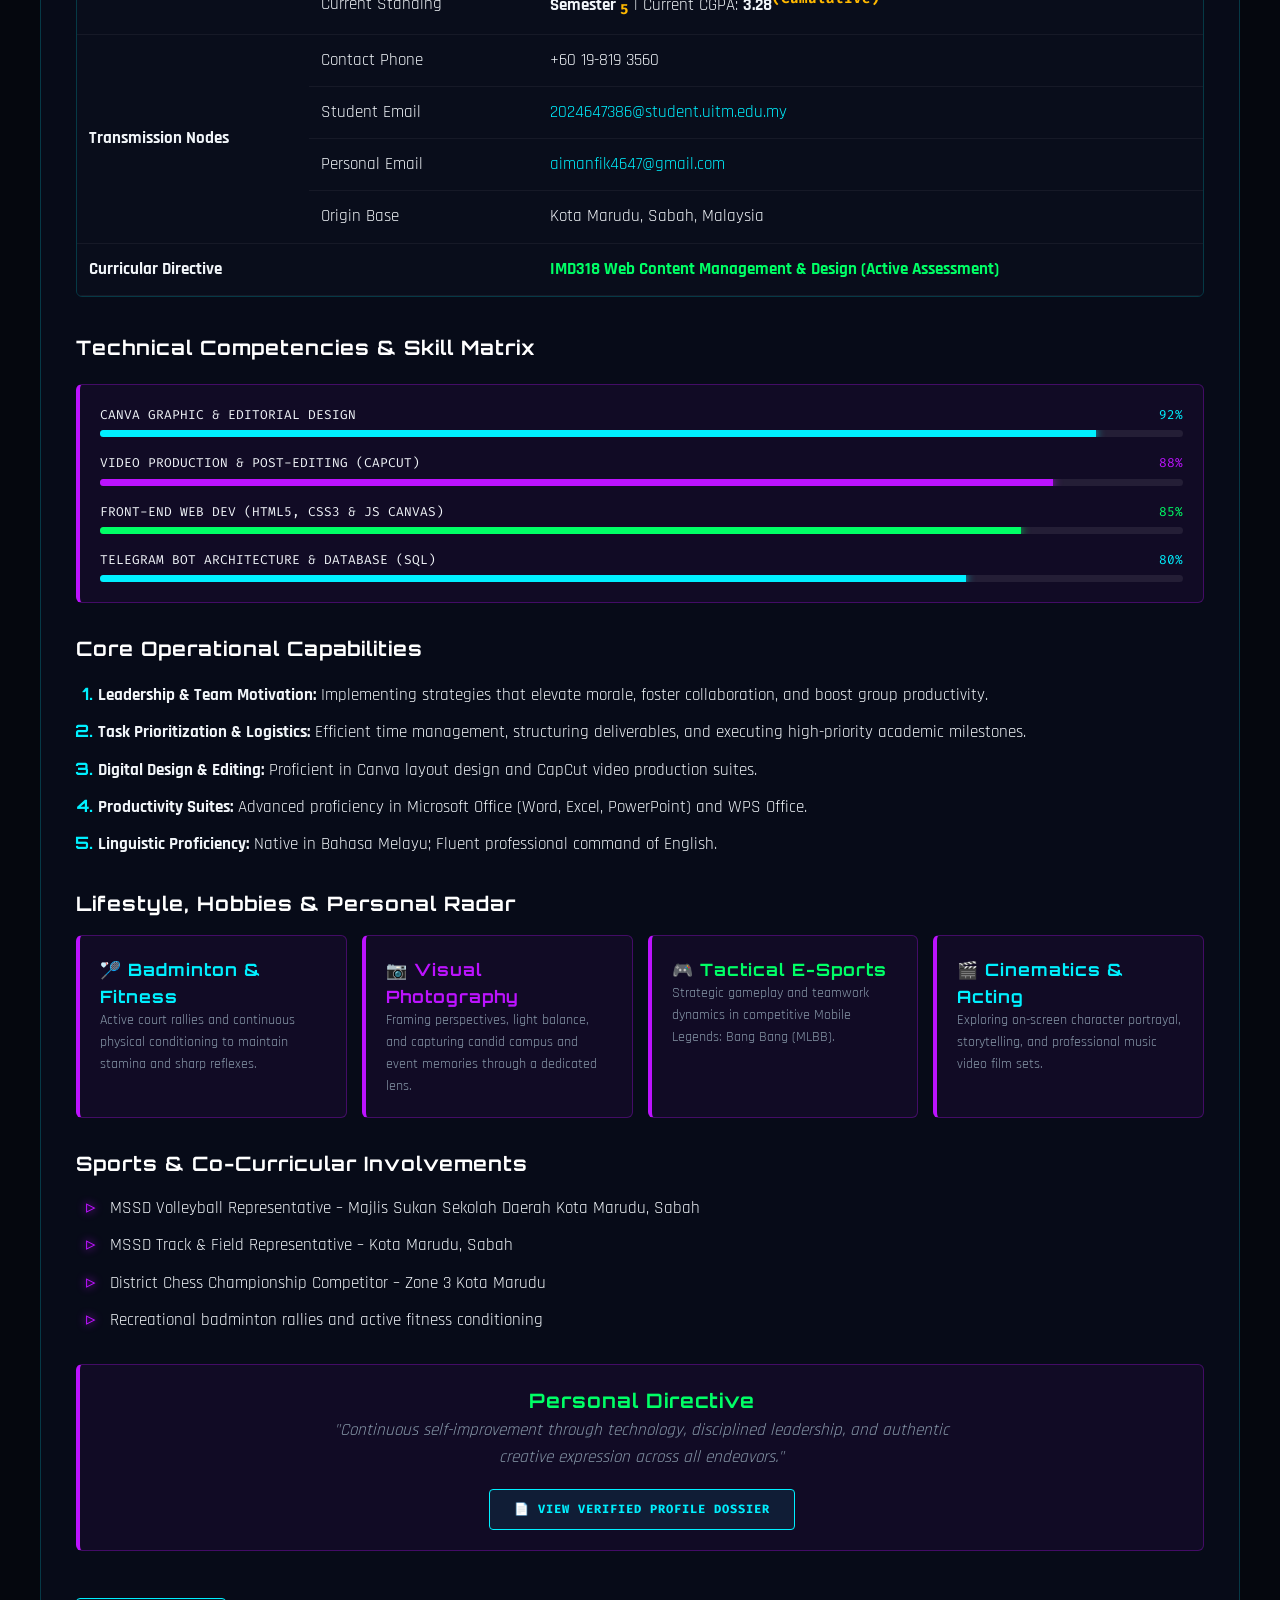
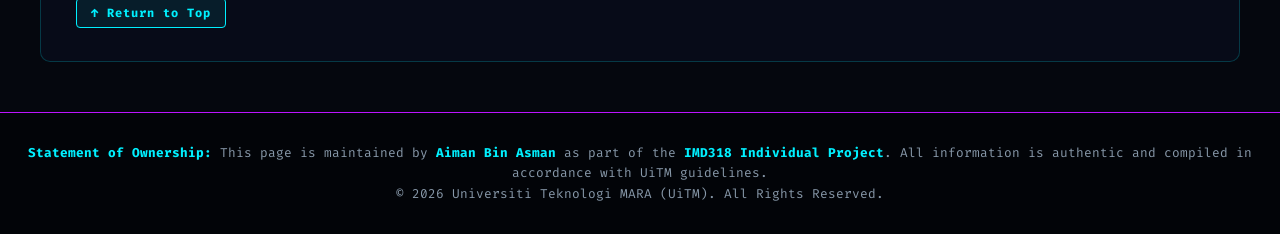
<file: biodata.html>
<!DOCTYPE html>
<html lang="en">
<head>
  <meta charset="UTF-8">
  <meta name="viewport" content="width=device-width, initial-scale=1.0">
  <title>Biodata - emann.SYS | IMD318</title>
  <link rel="stylesheet" href="css/style.css">
  <style>
    /* ================= VEEMON PARTNER COMPONENT STYLES ================= */
    .robot-section {
      display: flex;
      justify-content: center;
      margin: 25px auto 35px;
      width: 100%;
    }

    .robot-card {
      position: relative;
      background: rgba(4, 8, 20, 0.95);
      border: 1px solid var(--neon-cyan);
      border-radius: 12px;
      box-shadow: 0 0 25px rgba(0, 240, 255, 0.2), inset 0 0 15px rgba(0, 240, 255, 0.05);
      width: 100%;
      max-width: 520px;
      padding: 26px 22px;
      text-align: center;
    }

    .veemon-container {
      width: 120px;
      height: 120px;
      display: flex;
      align-items: center;
      justify-content: center;
      margin: 0 auto 10px;
    }

    .veemon-img {
      max-width: 100%;
      max-height: 100%;
      object-fit: contain;
      filter: drop-shadow(0 0 10px rgba(0, 240, 255, 0.45));
      transition: transform 0.3s ease, filter 0.3s ease;
      animation: veemonIdle 3s ease-in-out infinite alternate;
    }

    @keyframes veemonIdle {
      0% { transform: translateY(0); }
      100% { transform: translateY(-4px); }
    }

    /* Animasi apabila Veemon sedang bercakap / audio aktif */
    .speaking .veemon-img {
      animation: veemonTalkBounce 0.35s ease-in-out infinite alternate;
      filter: drop-shadow(0 0 20px var(--neon-cyan)) brightness(1.2);
    }

    @keyframes veemonTalkBounce {
      0% { transform: translateY(0); }
      100% { transform: translateY(-8px) scale(1.08); }
    }

    .system-title {
      font-family: 'Orbitron', monospace;
      font-size: 1rem;
      letter-spacing: 1.5px;
      color: var(--neon-cyan);
      text-transform: uppercase;
      margin-top: 4px;
    }

    .status-badge {
      display: inline-flex;
      align-items: center;
      gap: 6px;
      font-family: 'Fira Code', monospace;
      font-size: 0.72rem;
      color: var(--text-muted);
      margin: 5px 0 10px;
    }

    .mouth-viz {
      display: flex;
      align-items: center;
      justify-content: center;
      gap: 5px;
      height: 24px;
      margin: 4px auto 14px;
      width: 140px;
    }

    .mouth-viz span {
      width: 4px;
      height: 5px;
      background: rgba(0, 240, 255, 0.3);
      border-radius: 2px;
      transition: height 0.15s ease;
    }

    .speaking .mouth-viz span {
      background: var(--neon-cyan);
      box-shadow: 0 0 8px var(--neon-cyan);
      animation: soundWave 0.45s ease-in-out infinite alternate;
    }

    .speaking .mouth-viz span:nth-child(2) { animation-delay: 0.1s; }
    .speaking .mouth-viz span:nth-child(3) { animation-delay: 0.2s; }
    .speaking .mouth-viz span:nth-child(4) { animation-delay: 0.05s; }
    .speaking .mouth-viz span:nth-child(5) { animation-delay: 0.25s; }
    .speaking .mouth-viz span:nth-child(6) { animation-delay: 0.15s; }
    .speaking .mouth-viz span:nth-child(7) { animation-delay: 0.3s; }
    .speaking .mouth-viz span:nth-child(8) { animation-delay: 0.1s; }

    @keyframes soundWave {
      0% { height: 4px; }
      100% { height: 22px; }
    }

    .transcript-box {
      background: #02050c;
      border: 1px solid rgba(0, 240, 255, 0.2);
      border-radius: 6px;
      padding: 12px 14px;
      font-family: 'Fira Code', monospace;
      font-size: 0.78rem;
      line-height: 1.5;
      color: #cbd5e1;
      text-align: left;
      min-height: 70px;
      margin-bottom: 16px;
    }

    .actions {
      display: flex;
      gap: 12px;
      justify-content: center;
    }

    .robot-btn {
      background: rgba(0, 240, 255, 0.08);
      border: 1px solid var(--neon-cyan);
      color: var(--neon-cyan);
      font-family: 'Orbitron', monospace;
      font-size: 0.76rem;
      font-weight: 700;
      letter-spacing: 1px;
      padding: 9px 20px;
      border-radius: 4px;
      cursor: pointer;
      text-transform: uppercase;
      transition: all 0.25s ease;
    }

    .robot-btn:hover:not(:disabled) {
      background: var(--neon-cyan);
      color: #03060f;
      box-shadow: 0 0 16px var(--neon-cyan);
    }

    .robot-btn:disabled {
      opacity: 0.35;
      cursor: not-allowed;
      border-color: rgba(255, 255, 255, 0.2);
      color: var(--text-muted);
    }
  </style>
</head>
<body id="top">
  <canvas id="particle-canvas"></canvas>

  <!-- Top Cyber HUD Header -->
  <header class="cyber-hud">
    <div class="hud-left">
      <div class="hud-callsign"><span class="status-dot"></span> emann.SYS</div>
      <span class="hud-badge">STATUS: ONLINE</span>
      <span class="hud-ping" id="hud-ping-display">PING: 18ms</span>
    </div>
    <nav class="hud-nav">
      <a href="index.html">00 // HOME</a>
      <a href="biodata.html" class="active">01 // BIODATA</a>
      <a href="education.html">02 // EDUCATION</a>
      <a href="experience.html">03 // EXPERIENCE</a>
      <a href="family.html">04 // FAMILY</a>
      <a href="gallery.html">05 // GALLERY</a>
    </nav>
    <div class="hud-right">
      <button id="sfx-toggle-btn" class="hud-btn" onclick="toggleSFX()" style="cursor: pointer;">🔊 SFX: ON</button>
      <span id="live-clock" style="color: #64748b;">LOADING...</span>
    </div>
  </header>

  <main class="container" id="bio-content" style="margin-top: 40px;">
    <h2>01 // BIOMETRIC DOSSIER &amp; PROFILE</h2>
    <hr>

    <p>
      A highly motivated and disciplined student with a demonstrated record in leadership, 
      academics, and co-curricular excellence. Committed to making a positive impact through 
      service, technical innovation, creative media, and collaborative teamwork.
    </p>

    <!-- ========================================================
         VEEMON DIGITAL PARTNER AUDIO INTERFACE
         ======================================================== -->
    <section class="robot-section">
      <div class="robot-card" id="robotCard">
        <!-- Avatar Veemon Menggunakan fail tempatan veemon.gif -->
        <div class="veemon-container">
          <img src="veemon.gif" alt="Veemon Partner" class="veemon-img" id="veemonSprite">
        </div>

        <div class="system-title">V-MON // DIGITAL PARTNER INTERFACE</div>
        <div class="status-badge">
          <span class="status-dot" id="statusDot"></span>
          <span id="statusLabel">Standby</span>
        </div>

        <!-- Audio Wave Visualizer Bars -->
        <div class="mouth-viz">
          <span></span><span></span><span></span><span></span>
          <span></span><span></span><span></span><span></span>
        </div>

        <!-- Vocal Transcript Box -->
        <div class="transcript-box" id="transcript">
          "System ready. Press 'Transmit Briefing' to begin vocal audio telemetry."
        </div>

        <div class="actions">
          <button type="button" class="robot-btn" id="speakBtn" onclick="activateRobotSpeech()">Transmit Briefing</button>
          <button type="button" class="robot-btn" id="stopBtn" onclick="haltRobotSpeech()" disabled>Silence</button>
        </div>
      </div>
    </section>

    <!-- ========================================================
         CYBER PROFILE PHOTO SLIDESHOW (3 GAMBAR BERBEZA)
         ======================================================== -->
    <section class="slideshow-wrapper">
      <div class="bracket tl"></div>
      <div class="bracket tr"></div>
      <div class="bracket bl"></div>
      <div class="bracket br"></div>

      <button class="slide-btn prev" onclick="changeSlide(-1)">❮</button>
      <button class="slide-btn next" onclick="changeSlide(1)">❯</button>

      <div class="slideshow-frame">
        <!-- Gambar 1 Biodata -->
        <div class="slide-item active">
          <img src="bio1.jpg" alt="Aiman Asman Photo 1" onerror="this.src='EMANZER.jpg'">
        </div>
        <!-- Gambar 2 Biodata -->
        <div class="slide-item">
          <img src="bio2.jpg" alt="Aiman Asman Photo 2" onerror="this.src='EMANZER.jpg'">
        </div>
        <!-- Gambar 3 Biodata -->
        <div class="slide-item">
          <img src="bio3.jpg" alt="Aiman Asman Photo 3" onerror="this.src='EMANZER.jpg'">
        </div>
      </div>

      <div class="slide-controls">
        <span id="slide-caption">IMAGE NODE: [01 / 03]</span>
        <div class="slide-dots">
          <span class="dot-indicator active" onclick="jumpToSlide(0)"></span>
          <span class="dot-indicator" onclick="jumpToSlide(1)"></span>
          <span class="dot-indicator" onclick="jumpToSlide(2)"></span>
        </div>
      </div>
    </section>

    <!-- Rubric Item 5: Complex Table (Rowspan & Colspan) -->
    <h3 style="margin-top: 30px;">Biometric Profile Index</h3>
    <table class="custom-table">
      <thead>
        <tr>
          <th>Classification</th>
          <th>Attribute Node</th>
          <th>Registered Value</th>
        </tr>
      </thead>
      <tbody>
        <tr>
          <td rowspan="6"><b>Identity Parameters</b></td>
          <td>Legal Name</td>
          <td>Aiman Bin Asman</td>
        </tr>
        <tr>
          <td>Nickname / Callsign</td>
          <td>Eman / Boboy</td>
        </tr>
        <tr>
          <td>Date of Birth</td>
          <td>28 August 2006</td>
        </tr>
        <tr>
          <td>Faculty / Program</td>
          <td>Faculty of Information Science &ndash; CDIM110</td>
        </tr>
        <tr>
          <td>Academic Node</td>
          <td>Universiti Teknologi MARA (UiTM) Kampus Samarahan</td>
        </tr>
        <tr>
          <td>Current Standing</td>
          <td><b>Semester <sub>5</sub></b> | Current CGPA: <b>3.28</b><sup>(Cumulative)</sup></td>
        </tr>
        <tr>
          <td rowspan="4"><b>Transmission Nodes</b></td>
          <td>Contact Phone</td>
          <td>+60 19-819 3560</td>
        </tr>
        <tr>
          <td>Student Email</td>
          <td><a href="mailto:2024647386@student.uitm.edu.my" style="color: var(--neon-cyan); text-decoration: none;">2024647386@student.uitm.edu.my</a></td>
        </tr>
        <tr>
          <td>Personal Email</td>
          <td><a href="mailto:aimanfik4647@gmail.com" style="color: var(--neon-cyan); text-decoration: none;">aimanfik4647@gmail.com</a></td>
        </tr>
        <tr>
          <td>Origin Base</td>
          <td>Kota Marudu, Sabah, Malaysia</td>
        </tr>
        <tr>
          <td colspan="2"><b>Curricular Directive</b></td>
          <td style="color:var(--neon-green); font-weight:bold;">IMD318 Web Content Management &amp; Design (Active Assessment)</td>
        </tr>
      </tbody>
    </table>

    <!-- CYBER SKILL MATRIX (NEON PROGRESS BARS) -->
    <h3 style="margin-top: 35px;">Technical Competencies &amp; Skill Matrix</h3>
    <section class="highlight-box">
      <!-- Skill 1 -->
      <div style="margin-bottom: 16px;">
        <div style="display:flex; justify-content:space-between; font-family:'Fira Code', monospace; font-size:0.8rem; margin-bottom:5px;">
          <span>CANVA GRAPHIC &amp; EDITORIAL DESIGN</span>
          <span style="color:var(--neon-cyan);">92%</span>
        </div>
        <div style="width:100%; background:rgba(255,255,255,0.08); height:7px; border-radius:4px; overflow:hidden;">
          <div style="width:92%; height:100%; background:var(--neon-cyan); box-shadow:0 0 10px var(--neon-cyan);"></div>
        </div>
      </div>

      <!-- Skill 2 -->
      <div style="margin-bottom: 16px;">
        <div style="display:flex; justify-content:space-between; font-family:'Fira Code', monospace; font-size:0.8rem; margin-bottom:5px;">
          <span>VIDEO PRODUCTION &amp; POST-EDITING (CAPCUT)</span>
          <span style="color:var(--neon-purple);">88%</span>
        </div>
        <div style="width:100%; background:rgba(255,255,255,0.08); height:7px; border-radius:4px; overflow:hidden;">
          <div style="width:88%; height:100%; background:var(--neon-purple); box-shadow:0 0 10px var(--neon-purple);"></div>
        </div>
      </div>

      <!-- Skill 3 -->
      <div style="margin-bottom: 16px;">
        <div style="display:flex; justify-content:space-between; font-family:'Fira Code', monospace; font-size:0.8rem; margin-bottom:5px;">
          <span>FRONT-END WEB DEV (HTML5, CSS3 &amp; JS CANVAS)</span>
          <span style="color:var(--neon-green);">85%</span>
        </div>
        <div style="width:100%; background:rgba(255,255,255,0.08); height:7px; border-radius:4px; overflow:hidden;">
          <div style="width:85%; height:100%; background:var(--neon-green); box-shadow:0 0 10px var(--neon-green);"></div>
        </div>
      </div>

      <!-- Skill 4 -->
      <div>
        <div style="display:flex; justify-content:space-between; font-family:'Fira Code', monospace; font-size:0.8rem; margin-bottom:5px;">
          <span>TELEGRAM BOT ARCHITECTURE &amp; DATABASE (SQL)</span>
          <span style="color:var(--neon-cyan);">80%</span>
        </div>
        <div style="width:100%; background:rgba(255,255,255,0.08); height:7px; border-radius:4px; overflow:hidden;">
          <div style="width:80%; height:100%; background:var(--neon-cyan); box-shadow:0 0 10px var(--neon-cyan);"></div>
        </div>
      </div>
    </section>

    <!-- Rubric Item 4: Ordered List -->
    <h3 style="margin-top: 30px;">Core Operational Capabilities</h3>
    <ol>
      <li><b>Leadership &amp; Team Motivation:</b> Implementing strategies that elevate morale, foster collaboration, and boost group productivity.</li>
      <li><b>Task Prioritization &amp; Logistics:</b> Efficient time management, structuring deliverables, and executing high-priority academic milestones.</li>
      <li><b>Digital Design &amp; Editing:</b> Proficient in Canva layout design and CapCut video production suites.</li>
      <li><b>Productivity Suites:</b> Advanced proficiency in Microsoft Office (Word, Excel, PowerPoint) and WPS Office.</li>
      <li><b>Linguistic Proficiency:</b> Native in Bahasa Melayu; Fluent professional command of English.</li>
    </ol>

    <!-- LIFESTYLE & PERSONAL INTERESTS GRID -->
    <h3 style="margin-top: 30px;">Lifestyle, Hobbies &amp; Personal Radar</h3>
    <div style="display: grid; grid-template-columns: repeat(auto-fit, minmax(220px, 1fr)); gap: 15px; margin-top: 15px;">
      <!-- Hobi 1 -->
      <div class="highlight-box" style="margin: 0;">
        <h4 style="color: var(--neon-cyan); margin-top: 0;">🏸 Badminton &amp; Fitness</h4>
        <p style="font-size: 0.85rem; color: var(--text-muted); margin-bottom: 0;">
          Active court rallies and continuous physical conditioning to maintain stamina and sharp reflexes.
        </p>
      </div>

      <!-- Hobi 2 -->
      <div class="highlight-box" style="margin: 0;">
        <h4 style="color: var(--neon-purple); margin-top: 0;">📷 Visual Photography</h4>
        <p style="font-size: 0.85rem; color: var(--text-muted); margin-bottom: 0;">
          Framing perspectives, light balance, and capturing candid campus and event memories through a dedicated lens.
        </p>
      </div>

      <!-- Hobi 3 -->
      <div class="highlight-box" style="margin: 0;">
        <h4 style="color: var(--neon-green); margin-top: 0;">🎮 Tactical E-Sports</h4>
        <p style="font-size: 0.85rem; color: var(--text-muted); margin-bottom: 0;">
          Strategic gameplay and teamwork dynamics in competitive Mobile Legends: Bang Bang (MLBB).
        </p>
      </div>

      <!-- Hobi 4 -->
      <div class="highlight-box" style="margin: 0;">
        <h4 style="color: var(--neon-cyan); margin-top: 0;">🎬 Cinematics &amp; Acting</h4>
        <p style="font-size: 0.85rem; color: var(--text-muted); margin-bottom: 0;">
          Exploring on-screen character portrayal, storytelling, and professional music video film sets.
        </p>
      </div>
    </div>

    <!-- Rubric Item 4: Unordered List with Custom Markers -->
    <h3 style="margin-top: 30px;">Sports &amp; Co-Curricular Involvements</h3>
    <ul class="custom-marker">
      <li>MSSD Volleyball Representative &ndash; Majlis Sukan Sekolah Daerah Kota Marudu, Sabah</li>
      <li>MSSD Track &amp; Field Representative &ndash; Kota Marudu, Sabah</li>
      <li>District Chess Championship Competitor &ndash; Zone 3 Kota Marudu</li>
      <li>Recreational badminton rallies and active fitness conditioning</li>
    </ul>

    <!-- PERSONAL DIRECTIVE & CV DOWNLOAD -->
    <section class="highlight-box" style="margin-top: 30px; text-align: center;">
      <h3 style="color: var(--neon-green); margin-top: 0;">Personal Directive</h3>
      <p style="font-style: italic; color: var(--text-muted); max-width: 650px; margin: 0 auto 18px;">
        "Continuous self-improvement through technology, disciplined leadership, and authentic creative expression across all endeavors."
      </p>
      <a href="biodata.html" class="hud-btn" style="padding: 10px 24px; text-decoration: none; display: inline-block;">
        📄 VIEW VERIFIED PROFILE DOSSIER
      </a>
    </section>

    <br>
    <a href="#top" class="hud-btn">↑ Return to Top</a>
  </main>

  <footer>
    <p>
      <strong>Statement of Ownership:</strong> This page is maintained by 
      <strong>Aiman Bin Asman</strong> as part of the <strong>IMD318 Individual Project</strong>. 
      All information is authentic and compiled in accordance with UiTM guidelines.
    </p>
    <p>&copy; 2026 Universiti Teknologi MARA (UiTM). All Rights Reserved.</p>
  </footer>

  <script>
    /* ========================================================
       VEEMON AUDIO AGENT CONTROLLER (vmonAI.mp3)
       ======================================================== */
    const card = document.getElementById('robotCard');
    const speakBtn = document.getElementById('speakBtn');
    const stopBtn = document.getElementById('stopBtn');
    const statusLabel = document.getElementById('statusLabel');
    const statusDot = document.getElementById('statusDot');
    const transcript = document.getElementById('transcript');

    // Memuatkan fail audio vmonAI.mp3
    const audio = new Audio('vmonAI.mp3');
    const dossierIntro = "Hey there, visitor! I'm Veemon, the best Digital Partner ever! Let me introduce my partner, Aiman Asman—or you can just call him Eman, or Boboy! He's an awesome Information Management student at UiTM rocking a 3.28 CGPA! When it comes to front-end development, bot automation, and creative media, he's basically in full Digivolution mode! All digital systems are fully charged, so go ahead and check out his profile below! Let's go!";

    function activateRobotSpeech() {
      playCyberBeep(700, 0.08, 'triangle');
      audio.currentTime = 0;
      audio.play().then(() => {
        card.classList.add('speaking');
        statusLabel.innerText = "Transmitting Audio";
        statusDot.style.background = "var(--neon-cyan)";
        statusDot.style.boxShadow = "0 0 10px var(--neon-cyan)";
        transcript.innerText = dossierIntro;
        speakBtn.disabled = true;
        stopBtn.disabled = false;
      }).catch(err => {
        transcript.innerText = "[ERROR]: Audio playback halted. Sila pastikan fail 'vmonAI.mp3' berada dalam folder yang sama dengan biodata.html.";
      });
    }

    function haltRobotSpeech() {
      playCyberBeep(350, 0.06, 'sawtooth');
      audio.pause();
      audio.currentTime = 0;
      resetState();
    }

    audio.onended = resetState;

    function resetState() {
      card.classList.remove('speaking');
      statusLabel.innerText = "Standby";
      statusDot.style.background = "var(--neon-green)";
      statusDot.style.boxShadow = "0 0 8px var(--neon-green)";
      speakBtn.disabled = false;
      stopBtn.disabled = true;
    }

    /* ========================================================
       LIVE CLOCK SCRIPT
       ======================================================== */
    function updateClock() {
      const now = new Date();
      document.getElementById('live-clock').innerText = now.toLocaleTimeString('en-US', {hour:'2-digit', minute:'2-digit', second:'2-digit'});
    }
    setInterval(updateClock, 1000); 
    updateClock();

    // Simulated Ping Telemetry
    setInterval(() => {
      document.getElementById('hud-ping-display').innerText = `PING: ${Math.floor(Math.random() * 8) + 16}ms`;
    }, 3000);

    /* ========================================================
       PARTICLE BACKGROUND CANVAS
       ======================================================== */
    const canvas = document.getElementById('particle-canvas');
    const ctx = canvas.getContext('2d');
    let particles = [];
    function resizeCanvas() { canvas.width = window.innerWidth; canvas.height = window.innerHeight; }
    window.addEventListener('resize', resizeCanvas); 
    resizeCanvas();
    class Particle {
      constructor() {
        this.x = Math.random() * canvas.width; this.y = Math.random() * canvas.height;
        this.vx = (Math.random() - 0.5) * 0.4; this.vy = (Math.random() - 0.5) * 0.4;
        this.radius = Math.random() * 1.5 + 0.8;
      }
      update() {
        this.x += this.vx; this.y += this.vy;
        if (this.x < 0 || this.x > canvas.width) this.vx *= -1;
        if (this.y < 0 || this.y > canvas.height) this.vy *= -1;
      }
      draw() {
        ctx.beginPath(); ctx.arc(this.x, this.y, this.radius, 0, Math.PI * 2);
        ctx.fillStyle = 'rgba(0, 240, 255, 0.4)'; ctx.fill();
      }
    }
    for (let i = 0; i < 45; i++) particles.push(new Particle());
    function animate() {
      ctx.clearRect(0, 0, canvas.width, canvas.height);
      for (let i = 0; i < particles.length; i++) {
        particles[i].update(); particles[i].draw();
        for (let j = i + 1; j < particles.length; j++) {
          const dx = particles[i].x - particles[j].x, dy = particles[i].y - particles[j].y;
          const dist = Math.sqrt(dx * dx + dy * dy);
          if (dist < 110) {
            ctx.beginPath(); ctx.strokeStyle = `rgba(0, 240, 255, ${0.15 * (1 - dist / 110)})`;
            ctx.lineWidth = 0.6; ctx.moveTo(particles[i].x, particles[i].y); ctx.lineTo(particles[j].x, particles[j].y); ctx.stroke();
          }
        }
      }
      requestAnimationFrame(animate);
    }
    animate();

    /* ========================================================
       CYBER SYNTHESIZER SFX ENGINE (Web Audio API)
       ======================================================== */
    let audioCtx = null;
    let sfxEnabled = true;
    function getAudioContext() {
      if (!audioCtx) audioCtx = new (window.AudioContext || window.webkitAudioContext)();
      if (audioCtx.state === 'suspended') audioCtx.resume();
      return audioCtx;
    }
    function toggleSFX() {
      sfxEnabled = !sfxEnabled;
      const btn = document.getElementById('sfx-toggle-btn');
      btn.innerText = sfxEnabled ? '🔊 SFX: ON' : '🔇 SFX: OFF';
      btn.style.color = sfxEnabled ? 'var(--neon-cyan)' : '#64748b';
      if (sfxEnabled) playCyberBeep(880, 0.08);
    }
    function playCyberBeep(f=600, d=0.06, t='sine') {
      if (!sfxEnabled) return;
      try {
        const c = getAudioContext(), o = c.createOscillator(), g = c.createGain();
        o.type = t; o.frequency.setValueAtTime(f, c.currentTime);
        g.gain.setValueAtTime(0.08, c.currentTime);
        g.gain.exponentialRampToValueAtTime(0.0001, c.currentTime + d);
        o.connect(g); g.connect(c.destination);
        o.start(); o.stop(c.currentTime + d);
      } catch(e){}
    }
    document.addEventListener('DOMContentLoaded', () => {
      document.querySelectorAll('a, button, .slide-btn, .dot-indicator').forEach(el => {
        el.addEventListener('mouseenter', () => playCyberBeep(950, 0.04, 'triangle'));
        el.addEventListener('click', () => playCyberBeep(440, 0.08, 'sine'));
      });
    });

    /* ========================================================
       SLIDESHOW CONTROLLER LOGIC
       ======================================================== */
    let currentSlide = 0;
    const slides = document.querySelectorAll('.slide-item');
    const dots = document.querySelectorAll('.dot-indicator');
    const caption = document.getElementById('slide-caption');

    function showSlide(index) {
      if (index >= slides.length) currentSlide = 0;
      else if (index < 0) currentSlide = slides.length - 1;
      else currentSlide = index;

      slides.forEach((s, i) => s.classList.toggle('active', i === currentSlide));
      dots.forEach((d, i) => d.classList.toggle('active', i === currentSlide));

      if (caption) {
        caption.innerText = `IMAGE NODE: [0${currentSlide + 1} / 0${slides.length}]`;
      }
    }

    function changeSlide(direction) {
      playCyberBeep(650, 0.05);
      showSlide(currentSlide + direction);
    }

    function jumpToSlide(index) {
      playCyberBeep(750, 0.05);
      showSlide(index);
    }

    // Auto rotate every 5 seconds
    setInterval(() => {
      showSlide(currentSlide + 1);
    }, 5000);
  </script>
</body>
</html>
</file>
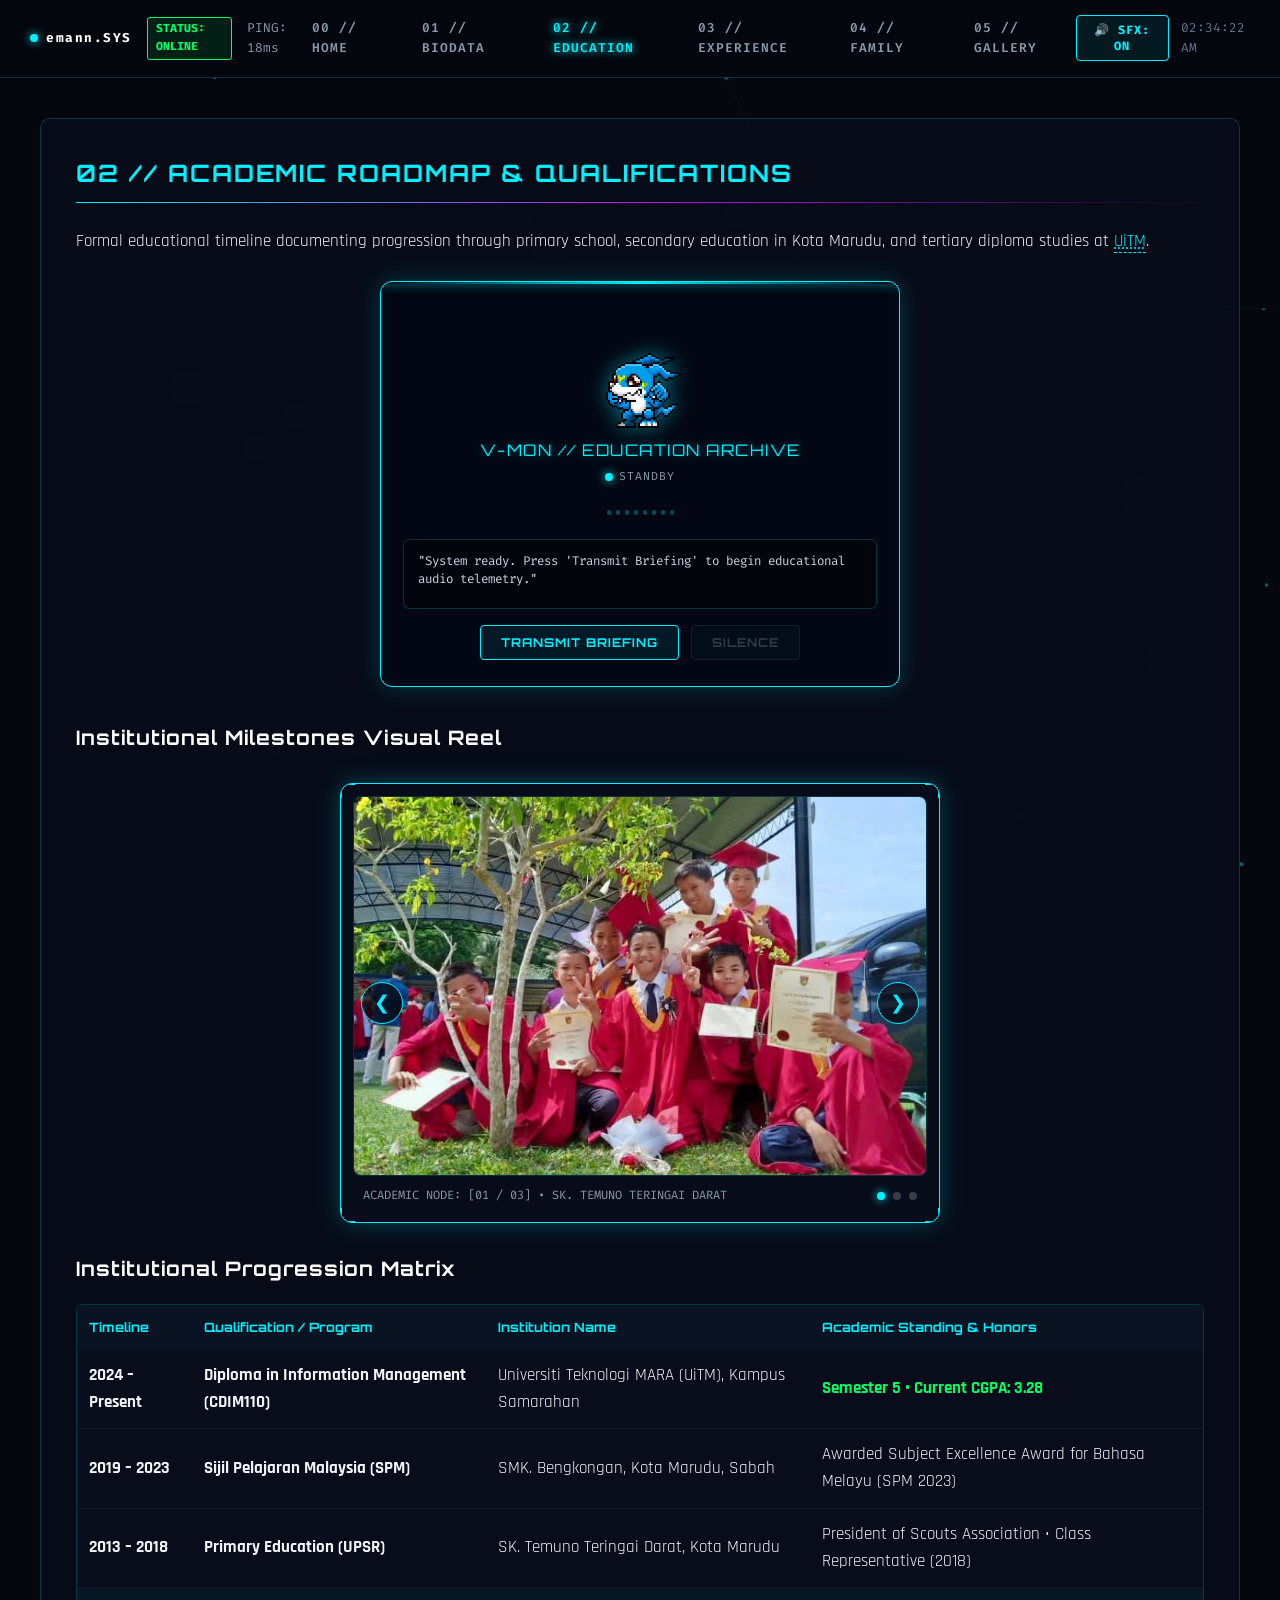
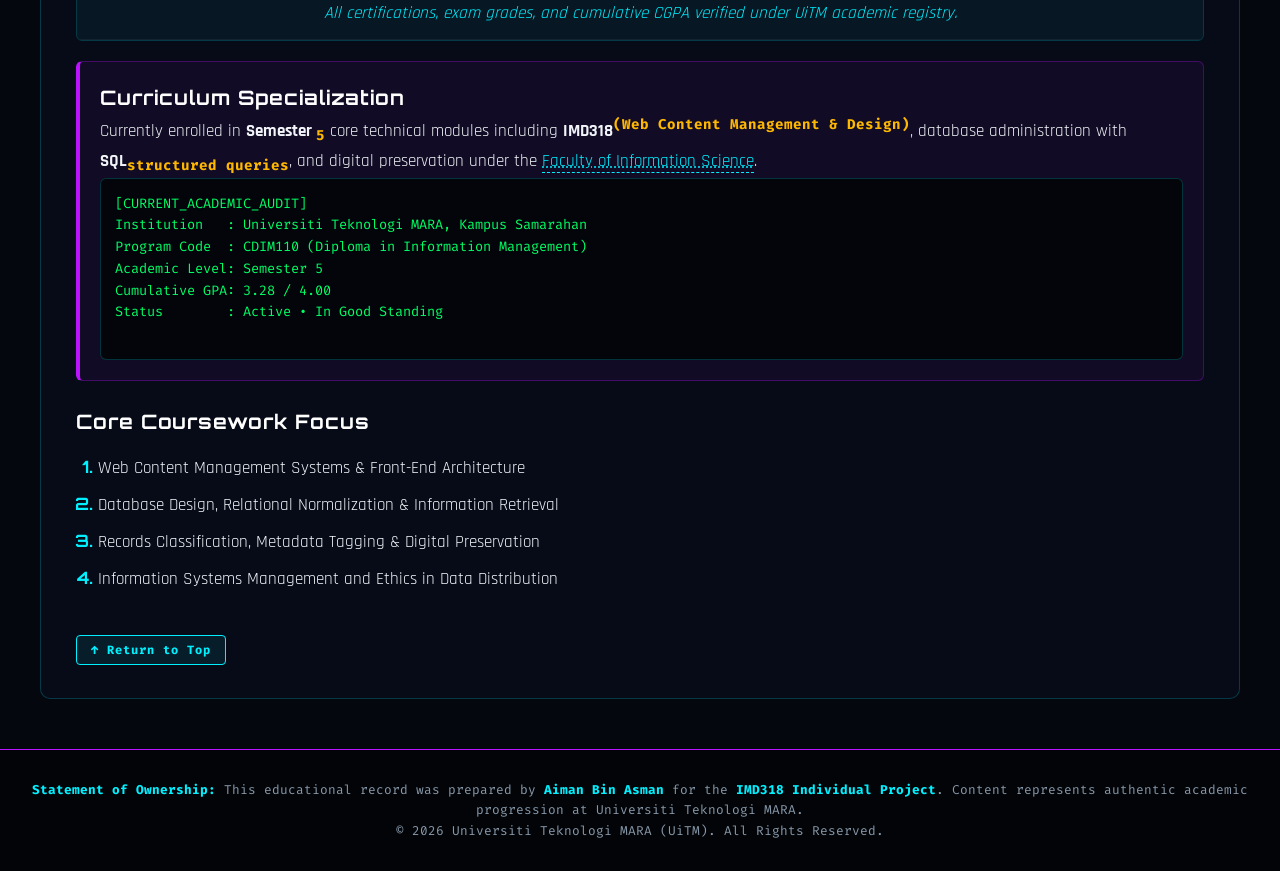
<file: education.html>
<!DOCTYPE html>
<html lang="en">
<head>
  <meta charset="UTF-8">
  <meta name="viewport" content="width=device-width, initial-scale=1.0">
  <title>Education - emann.SYS | IMD318</title>
  <link rel="stylesheet" href="css/style.css">
  <style>
    /* ================= VEEMON PARTNER COMPONENT STYLES ================= */
    .robot-section {
      display: flex;
      justify-content: center;
      margin: 25px auto 35px;
      width: 100%;
    }

    .robot-card {
      position: relative;
      background: rgba(4, 8, 20, 0.95);
      border: 1px solid var(--neon-cyan);
      border-radius: 12px;
      box-shadow: 0 0 25px rgba(0, 240, 255, 0.2), inset 0 0 15px rgba(0, 240, 255, 0.05);
      width: 100%;
      max-width: 520px;
      padding: 26px 22px;
      text-align: center;
    }

    .veemon-container {
      width: 120px;
      height: 120px;
      display: flex;
      align-items: center;
      justify-content: center;
      margin: 0 auto 10px;
    }

    .veemon-img {
      max-width: 100%;
      max-height: 100%;
      object-fit: contain;
      filter: drop-shadow(0 0 10px rgba(0, 240, 255, 0.45));
      transition: transform 0.3s ease, filter 0.3s ease;
      animation: veemonIdle 3s ease-in-out infinite alternate;
    }

    @keyframes veemonIdle {
      0% { transform: translateY(0); }
      100% { transform: translateY(-4px); }
    }

    /* Animasi apabila Veemon sedang bercakap / audio aktif */
    .speaking .veemon-img {
      animation: veemonTalkBounce 0.35s ease-in-out infinite alternate;
      filter: drop-shadow(0 0 20px var(--neon-cyan)) brightness(1.2);
    }

    @keyframes veemonTalkBounce {
      0% { transform: translateY(0); }
      100% { transform: translateY(-8px) scale(1.08); }
    }

    .system-title {
      font-family: 'Orbitron', monospace;
      font-size: 1rem;
      letter-spacing: 1.5px;
      color: var(--neon-cyan);
      text-transform: uppercase;
      margin-top: 4px;
    }

    .status-badge {
      display: inline-flex;
      align-items: center;
      gap: 6px;
      font-family: 'Fira Code', monospace;
      font-size: 0.72rem;
      color: var(--text-muted);
      margin: 5px 0 10px;
    }

    .mouth-viz {
      display: flex;
      align-items: center;
      justify-content: center;
      gap: 5px;
      height: 24px;
      margin: 4px auto 14px;
      width: 140px;
    }

    .mouth-viz span {
      width: 4px;
      height: 5px;
      background: rgba(0, 240, 255, 0.3);
      border-radius: 2px;
      transition: height 0.15s ease;
    }

    .speaking .mouth-viz span {
      background: var(--neon-cyan);
      box-shadow: 0 0 8px var(--neon-cyan);
      animation: soundWave 0.45s ease-in-out infinite alternate;
    }

    .speaking .mouth-viz span:nth-child(2) { animation-delay: 0.1s; }
    .speaking .mouth-viz span:nth-child(3) { animation-delay: 0.2s; }
    .speaking .mouth-viz span:nth-child(4) { animation-delay: 0.05s; }
    .speaking .mouth-viz span:nth-child(5) { animation-delay: 0.25s; }
    .speaking .mouth-viz span:nth-child(6) { animation-delay: 0.15s; }
    .speaking .mouth-viz span:nth-child(7) { animation-delay: 0.3s; }
    .speaking .mouth-viz span:nth-child(8) { animation-delay: 0.1s; }

    @keyframes soundWave {
      0% { height: 4px; }
      100% { height: 22px; }
    }

    .transcript-box {
      background: #02050c;
      border: 1px solid rgba(0, 240, 255, 0.2);
      border-radius: 6px;
      padding: 12px 14px;
      font-family: 'Fira Code', monospace;
      font-size: 0.78rem;
      line-height: 1.5;
      color: #cbd5e1;
      text-align: left;
      min-height: 70px;
      margin-bottom: 16px;
    }

    .actions {
      display: flex;
      gap: 12px;
      justify-content: center;
    }

    .robot-btn {
      background: rgba(0, 240, 255, 0.08);
      border: 1px solid var(--neon-cyan);
      color: var(--neon-cyan);
      font-family: 'Orbitron', monospace;
      font-size: 0.76rem;
      font-weight: 700;
      letter-spacing: 1px;
      padding: 9px 20px;
      border-radius: 4px;
      cursor: pointer;
      text-transform: uppercase;
      transition: all 0.25s ease;
    }

    .robot-btn:hover:not(:disabled) {
      background: var(--neon-cyan);
      color: #03060f;
      box-shadow: 0 0 16px var(--neon-cyan);
    }

    .robot-btn:disabled {
      opacity: 0.35;
      cursor: not-allowed;
      border-color: rgba(255, 255, 255, 0.2);
      color: var(--text-muted);
    }
  </style>
</head>
<body id="top">
  <canvas id="particle-canvas"></canvas>

  <!-- Top Cyber HUD Header -->
  <header class="cyber-hud">
    <div class="hud-left">
      <div class="hud-callsign"><span class="status-dot"></span> emann.SYS</div>
      <span class="hud-badge">STATUS: ONLINE</span>
      <span class="hud-ping" id="hud-ping-display">PING: 18ms</span>
    </div>
    <nav class="hud-nav">
      <a href="index.html">00 // HOME</a>
      <a href="biodata.html">01 // BIODATA</a>
      <a href="education.html" class="active">02 // EDUCATION</a>
      <a href="experience.html">03 // EXPERIENCE</a>
      <a href="family.html">04 // FAMILY</a>
      <a href="gallery.html">05 // GALLERY</a>
    </nav>
    <div class="hud-right">
      <button id="sfx-toggle-btn" class="hud-btn" onclick="toggleSFX()" style="cursor: pointer;">🔊 SFX: ON</button>
      <span id="live-clock" style="color: #64748b;">LOADING...</span>
    </div>
  </header>

  <main class="container" id="edu-content" style="margin-top: 40px;">
    <h2>02 // ACADEMIC ROADMAP &amp; QUALIFICATIONS</h2>
    <hr>

    <p>
      Formal educational timeline documenting progression through primary school, secondary education 
      in Kota Marudu, and tertiary diploma studies at <abbr title="Universiti Teknologi MARA">UiTM</abbr>.
    </p>

    <!-- ========================================================
         VEEMON DIGITAL PARTNER AUDIO INTERFACE (EDUCATION)
         ======================================================== -->
    <section class="robot-section">
      <div class="robot-card" id="robotCard">
        <div class="veemon-container">
          <img src="veemon.gif" alt="Veemon Partner" class="veemon-img" id="veemonSprite">
        </div>

        <div class="system-title">V-MON // EDUCATION ARCHIVE</div>
        <div class="status-badge">
          <span class="status-dot" id="statusDot"></span>
          <span id="statusLabel">Standby</span>
        </div>

        <!-- Audio Wave Visualizer Bars -->
        <div class="mouth-viz">
          <span></span><span></span><span></span><span></span>
          <span></span><span></span><span></span><span></span>
        </div>

        <!-- Vocal Transcript Box -->
        <div class="transcript-box" id="transcript">
          "System ready. Press 'Transmit Briefing' to begin educational audio telemetry."
        </div>

        <div class="actions">
          <button type="button" class="robot-btn" id="speakBtn" onclick="activateRobotSpeech()">Transmit Briefing</button>
          <button type="button" class="robot-btn" id="stopBtn" onclick="haltRobotSpeech()" disabled>Silence</button>
        </div>
      </div>
    </section>

    <!-- ========================================================
         CYBER EDUCATION SLIDESHOW (SK, SMK & UITM)
         ======================================================== -->
    <h3 style="margin-top: 25px;">Institutional Milestones Visual Reel</h3>
    <section class="slideshow-wrapper">
      <div class="bracket tl"></div>
      <div class="bracket tr"></div>
      <div class="bracket bl"></div>
      <div class="bracket br"></div>

      <button class="slide-btn prev" onclick="changeSlide(-1)">❮</button>
      <button class="slide-btn next" onclick="changeSlide(1)">❯</button>

      <div class="slideshow-frame">
        <!-- Slide 1: SK Temuno Teringai Darat -->
        <div class="slide-item active">
          <img src="edu-sk.jpg" alt="SK Temuno Teringai Darat Evidence">
        </div>
        <!-- Slide 2: SMK Bengkongan -->
        <div class="slide-item">
          <img src="edu-smk.jpg" alt="SMK Bengkongan Evidence">
        </div>
        <!-- Slide 3: UiTM Kampus Samarahan -->
        <div class="slide-item">
          <img src="edu-uitm.jpg" alt="UiTM Kampus Samarahan Evidence">
        </div>
      </div>

      <div class="slide-controls">
        <span id="slide-caption">ACADEMIC NODE: [01 / 03] &bull; SK. TEMUNO TERINGAI DARAT</span>
        <div class="slide-dots">
          <span class="dot-indicator active" onclick="jumpToSlide(0)"></span>
          <span class="dot-indicator" onclick="jumpToSlide(1)"></span>
          <span class="dot-indicator" onclick="jumpToSlide(2)"></span>
        </div>
      </div>
    </section>

    <!-- Rubric Item 5: Complex Table (Colspan & Rowspan) -->
    <h3 style="margin-top: 30px;">Institutional Progression Matrix</h3>
    <table class="custom-table">
      <thead>
        <tr>
          <th>Timeline</th>
          <th>Qualification / Program</th>
          <th>Institution Name</th>
          <th>Academic Standing &amp; Honors</th>
        </tr>
      </thead>
      <tbody>
        <tr>
          <td><b>2024 &ndash; Present</b></td>
          <td><b>Diploma in Information Management (CDIM110)</b></td>
          <td>Universiti Teknologi MARA (UiTM), Kampus Samarahan</td>
          <td style="color:var(--neon-green);"><b>Semester 5 &bull; Current CGPA: 3.28</b></td>
        </tr>
        <tr>
          <td><b>2019 &ndash; 2023</b></td>
          <td><b>Sijil Pelajaran Malaysia (SPM)</b></td>
          <td>SMK. Bengkongan, Kota Marudu, Sabah</td>
          <td>Awarded Subject Excellence Award for Bahasa Melayu (SPM 2023)</td>
        </tr>
        <tr>
          <td><b>2013 &ndash; 2018</b></td>
          <td><b>Primary Education (UPSR)</b></td>
          <td>SK. Temuno Teringai Darat, Kota Marudu</td>
          <td>President of Scouts Association &bull; Class Representative (2018)</td>
        </tr>
        <tr>
          <td colspan="4" style="background: rgba(0, 240, 255, 0.05); text-align: center; color: var(--neon-cyan);">
            <i>All certifications, exam grades, and cumulative CGPA verified under UiTM academic registry.</i>
          </td>
        </tr>
      </tbody>
    </table>

    <!-- Rubric Item 1: Sub/Superscript, Preformatted, and Abbreviation Tags -->
    <section class="highlight-box">
      <h3>Curriculum Specialization</h3>
      <p>
        Currently enrolled in <b>Semester <sub>5</sub></b> core technical modules including 
        <b>IMD318</b><sup>(Web Content Management &amp; Design)</sup>, database administration with 
        <b>SQL</b><sub>structured queries</sub>, and digital preservation under the 
        <abbr title="Faculty of Information Science">Faculty of Information Science</abbr>.
      </p>
      <pre>
[CURRENT_ACADEMIC_AUDIT]
Institution   : Universiti Teknologi MARA, Kampus Samarahan
Program Code  : CDIM110 (Diploma in Information Management)
Academic Level: Semester 5
Cumulative GPA: 3.28 / 4.00
Status        : Active &bull; In Good Standing
      </pre>
    </section>

    <h3 style="margin-top: 25px;">Core Coursework Focus</h3>
    <ol>
      <li>Web Content Management Systems &amp; Front-End Architecture</li>
      <li>Database Design, Relational Normalization &amp; Information Retrieval</li>
      <li>Records Classification, Metadata Tagging &amp; Digital Preservation</li>
      <li>Information Systems Management and Ethics in Data Distribution</li>
    </ol>

    <br>
    <a href="#top" class="hud-btn">↑ Return to Top</a>
  </main>

  <footer>
    <p>
      <strong>Statement of Ownership:</strong> This educational record was prepared by 
      <strong>Aiman Bin Asman</strong> for the <strong>IMD318 Individual Project</strong>. 
      Content represents authentic academic progression at Universiti Teknologi MARA.
    </p>
    <p>&copy; 2026 Universiti Teknologi MARA (UiTM). All Rights Reserved.</p>
  </footer>

  <script>
    /* ========================================================
       VEEMON AUDIO AGENT CONTROLLER (vmonEdu.mp3)
       ======================================================== */
    const card = document.getElementById('robotCard');
    const speakBtn = document.getElementById('speakBtn');
    const stopBtn = document.getElementById('stopBtn');
    const statusLabel = document.getElementById('statusLabel');
    const statusDot = document.getElementById('statusDot');
    const transcript = document.getElementById('transcript');

    // Memuatkan fail audio vmonEdu.mp3
    const audio = new Audio('vmonEdu.mp3');
    const dossierIntro = "Yahoo! Welcome to Aiman's Academic Training Grounds! I'm Veemon, and I've been cheering for him since day one! From mastering the basics in school to conquering his diploma at Universiti Teknologi MARA, he's always grinding and unlocking new digital skills! Check out his study quests, achievements, and educational journey down below! Let's go!";

    function activateRobotSpeech() {
      playCyberBeep(700, 0.08, 'triangle');
      audio.currentTime = 0;
      audio.play().then(() => {
        card.classList.add('speaking');
        statusLabel.innerText = "Transmitting Audio";
        statusDot.style.background = "var(--neon-cyan)";
        statusDot.style.boxShadow = "0 0 10px var(--neon-cyan)";
        transcript.innerText = dossierIntro;
        speakBtn.disabled = true;
        stopBtn.disabled = false;
      }).catch(err => {
        transcript.innerText = "[ERROR]: Audio playback halted. Sila pastikan fail 'vmonEdu.mp3' berada dalam folder yang sama dengan education.html.";
      });
    }

    function haltRobotSpeech() {
      playCyberBeep(350, 0.06, 'sawtooth');
      audio.pause();
      audio.currentTime = 0;
      resetState();
    }

    audio.onended = resetState;

    function resetState() {
      card.classList.remove('speaking');
      statusLabel.innerText = "Standby";
      statusDot.style.background = "var(--neon-green)";
      statusDot.style.boxShadow = "0 0 8px var(--neon-green)";
      speakBtn.disabled = false;
      stopBtn.disabled = true;
    }

    // Live Clock Script
    function updateClock() {
      const now = new Date();
      document.getElementById('live-clock').innerText = now.toLocaleTimeString('en-US', {hour:'2-digit', minute:'2-digit', second:'2-digit'});
    }
    setInterval(updateClock, 1000); 
    updateClock();

    // Simulated Ping Telemetry
    setInterval(() => {
      document.getElementById('hud-ping-display').innerText = `PING: ${Math.floor(Math.random() * 8) + 16}ms`;
    }, 3000);

    // Particle Canvas Background
    const canvas = document.getElementById('particle-canvas');
    const ctx = canvas.getContext('2d');
    let particles = [];
    function resizeCanvas() { canvas.width = window.innerWidth; canvas.height = window.innerHeight; }
    window.addEventListener('resize', resizeCanvas); 
    resizeCanvas();
    class Particle {
      constructor() {
        this.x = Math.random() * canvas.width; this.y = Math.random() * canvas.height;
        this.vx = (Math.random() - 0.5) * 0.4; this.vy = (Math.random() - 0.5) * 0.4;
        this.radius = Math.random() * 1.5 + 0.8;
      }
      update() {
        this.x += this.vx; this.y += this.vy;
        if (this.x < 0 || this.x > canvas.width) this.vx *= -1;
        if (this.y < 0 || this.y > canvas.height) this.vy *= -1;
      }
      draw() {
        ctx.beginPath(); ctx.arc(this.x, this.y, this.radius, 0, Math.PI * 2);
        ctx.fillStyle = 'rgba(0, 240, 255, 0.4)'; ctx.fill();
      }
    }
    for (let i = 0; i < 45; i++) particles.push(new Particle());
    function animate() {
      ctx.clearRect(0, 0, canvas.width, canvas.height);
      for (let i = 0; i < particles.length; i++) {
        particles[i].update(); particles[i].draw();
        for (let j = i + 1; j < particles.length; j++) {
          const dx = particles[i].x - particles[j].x, dy = particles[i].y - particles[j].y;
          const dist = Math.sqrt(dx * dx + dy * dy);
          if (dist < 110) {
            ctx.beginPath(); ctx.strokeStyle = `rgba(0, 240, 255, ${0.15 * (1 - dist / 110)})`;
            ctx.lineWidth = 0.6; ctx.moveTo(particles[i].x, particles[i].y); ctx.lineTo(particles[j].x, particles[j].y); ctx.stroke();
          }
        }
      }
      requestAnimationFrame(animate);
    }
    animate();

    /* ========================================================
       CYBER SYNTHESIZER SFX ENGINE (Web Audio API)
       ======================================================== */
    let audioCtx = null;
    let sfxEnabled = true;
    function getAudioContext() {
      if (!audioCtx) audioCtx = new (window.AudioContext || window.webkitAudioContext)();
      if (audioCtx.state === 'suspended') audioCtx.resume();
      return audioCtx;
    }
    function toggleSFX() {
      sfxEnabled = !sfxEnabled;
      const btn = document.getElementById('sfx-toggle-btn');
      btn.innerText = sfxEnabled ? '🔊 SFX: ON' : '🔇 SFX: OFF';
      btn.style.color = sfxEnabled ? 'var(--neon-cyan)' : '#64748b';
      if (sfxEnabled) playCyberBeep(880, 0.08);
    }
    function playCyberBeep(f=600, d=0.06, t='sine') {
      if (!sfxEnabled) return;
      try {
        const c = getAudioContext(), o = c.createOscillator(), g = c.createGain();
        o.type = t; o.frequency.setValueAtTime(f, c.currentTime);
        g.gain.setValueAtTime(0.08, c.currentTime);
        g.gain.exponentialRampToValueAtTime(0.0001, c.currentTime + d);
        o.connect(g); g.connect(c.destination);
        o.start(); o.stop(c.currentTime + d);
      } catch(e){}
    }
    document.addEventListener('DOMContentLoaded', () => {
      document.querySelectorAll('a, button, .slide-btn, .dot-indicator').forEach(el => {
        el.addEventListener('mouseenter', () => playCyberBeep(950, 0.04, 'triangle'));
        el.addEventListener('click', () => playCyberBeep(440, 0.08, 'sine'));
      });
    });

    /* ========================================================
       SLIDESHOW CONTROLLER (ERA LABELS: SK, SMK, UITM)
       ======================================================== */
    let currentSlide = 0;
    const slides = document.querySelectorAll('.slide-item');
    const dots = document.querySelectorAll('.dot-indicator');
    const caption = document.getElementById('slide-caption');
    const labels = [
      'ACADEMIC NODE: [01 / 03] &bull; SK. TEMUNO TERINGAI DARAT',
      'ACADEMIC NODE: [02 / 03] &bull; SMK. BENGKONGAN',
      'ACADEMIC NODE: [03 / 03] &bull; UITM KAMPUS SAMARAHAN'
    ];

    function showSlide(index) {
      if (index >= slides.length) currentSlide = 0;
      else if (index < 0) currentSlide = slides.length - 1;
      else currentSlide = index;

      slides.forEach((s, i) => s.classList.toggle('active', i === currentSlide));
      dots.forEach((d, i) => d.classList.toggle('active', i === currentSlide));

      if (caption) {
        caption.innerHTML = labels[currentSlide];
      }
    }

    function changeSlide(direction) {
      playCyberBeep(650, 0.05);
      showSlide(currentSlide + direction);
    }

    function jumpToSlide(index) {
      playCyberBeep(750, 0.05);
      showSlide(index);
    }

    setInterval(() => {
      showSlide(currentSlide + 1);
    }, 5000);
  </script>
</body>
</html>
</file>
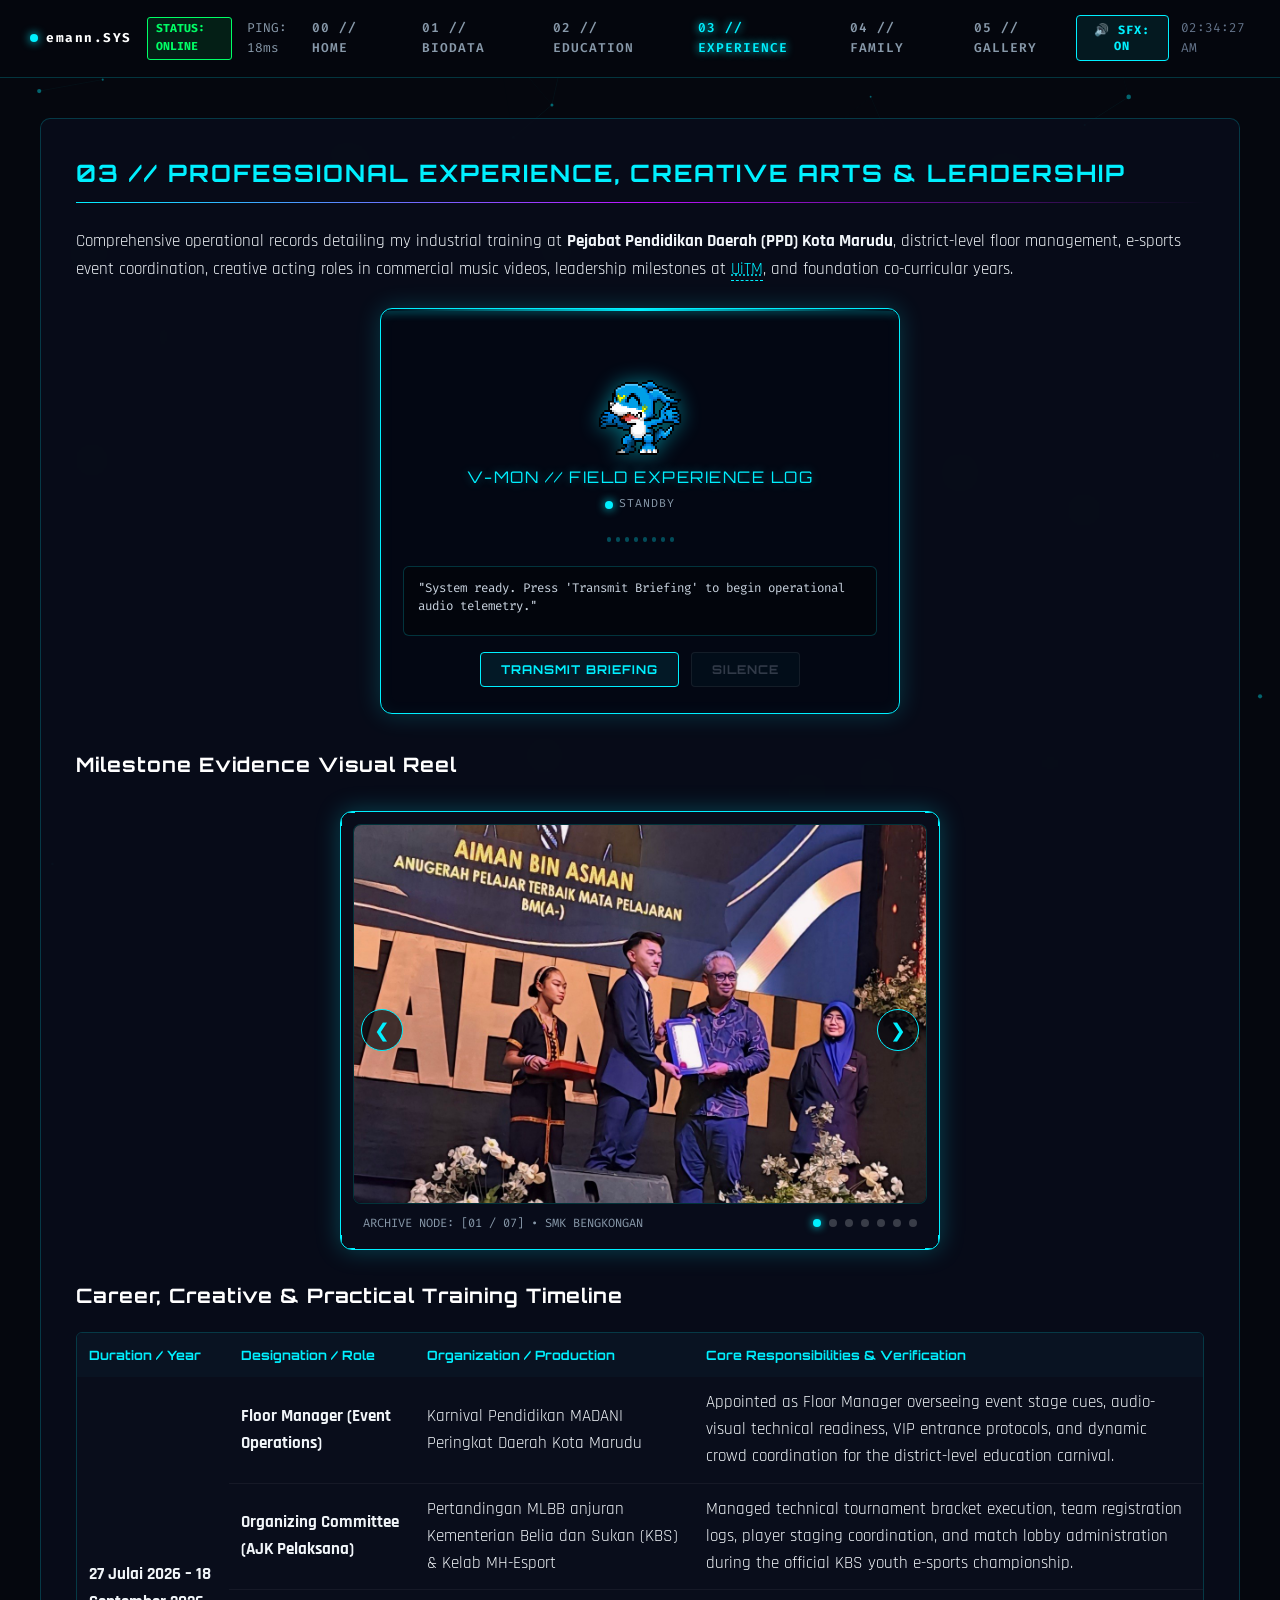
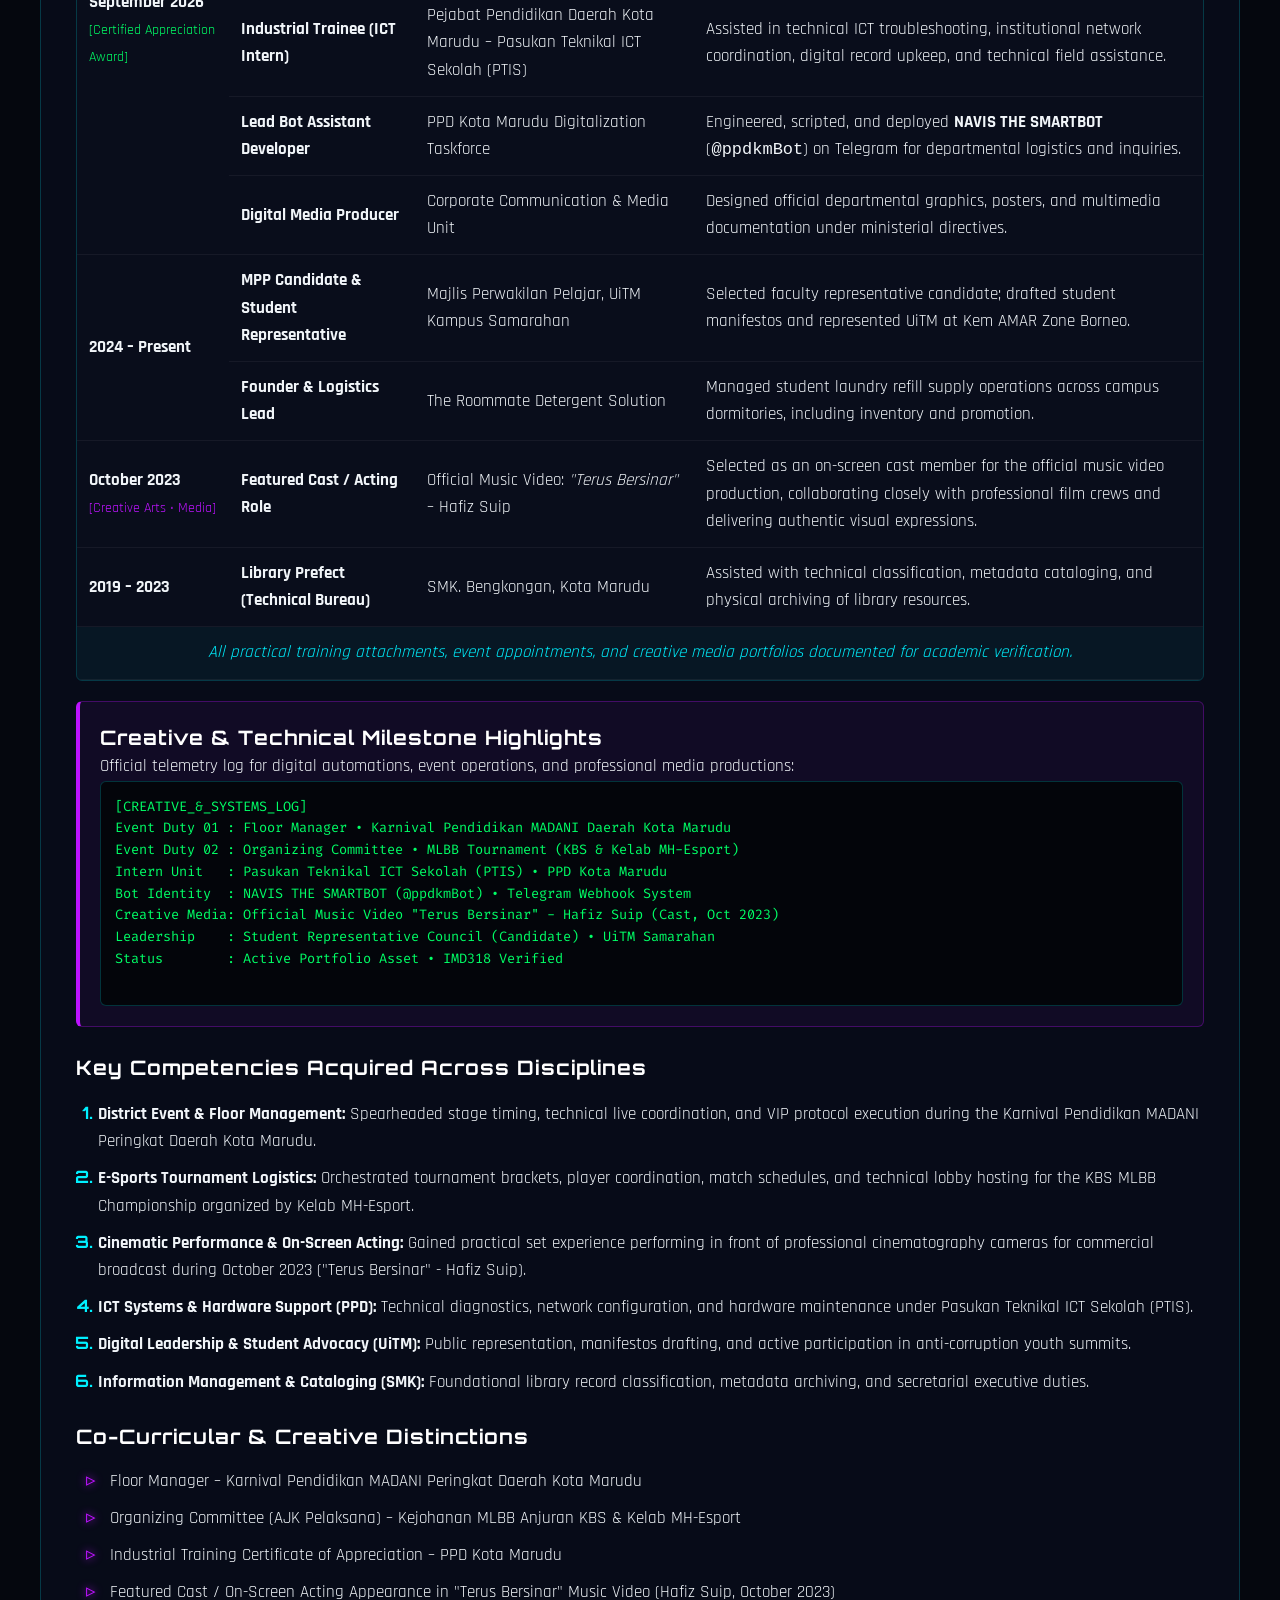
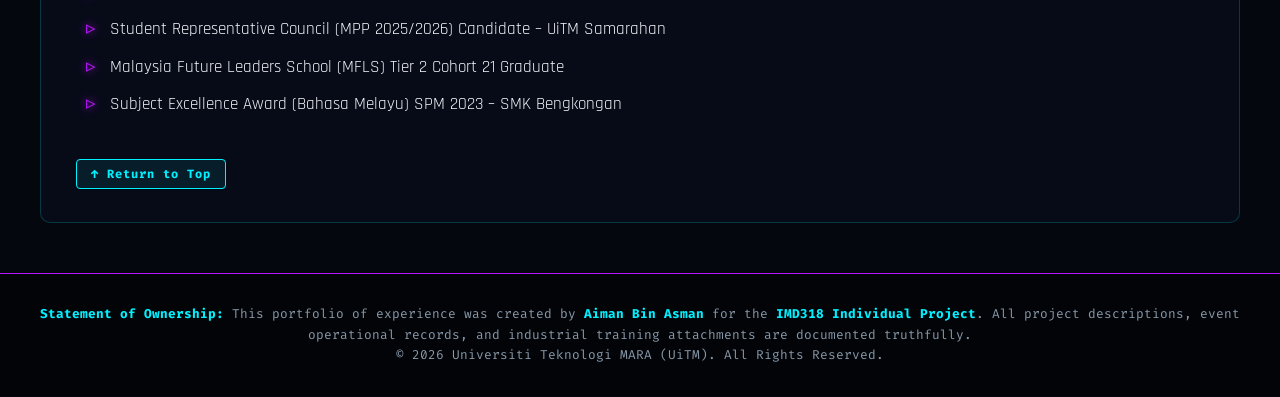
<file: experience.html>
<!DOCTYPE html>
<html lang="en">
<head>
  <meta charset="UTF-8">
  <meta name="viewport" content="width=device-width, initial-scale=1.0">
  <title>Experience - emann.SYS | IMD318</title>
  <link rel="stylesheet" href="css/style.css">
  <style>
    /* ================= VEEMON PARTNER COMPONENT STYLES ================= */
    .robot-section {
      display: flex;
      justify-content: center;
      margin: 25px auto 35px;
      width: 100%;
    }

    .robot-card {
      position: relative;
      background: rgba(4, 8, 20, 0.95);
      border: 1px solid var(--neon-cyan);
      border-radius: 12px;
      box-shadow: 0 0 25px rgba(0, 240, 255, 0.2), inset 0 0 15px rgba(0, 240, 255, 0.05);
      width: 100%;
      max-width: 520px;
      padding: 26px 22px;
      text-align: center;
    }

    .veemon-container {
      width: 120px;
      height: 120px;
      display: flex;
      align-items: center;
      justify-content: center;
      margin: 0 auto 10px;
    }

    .veemon-img {
      max-width: 100%;
      max-height: 100%;
      object-fit: contain;
      filter: drop-shadow(0 0 10px rgba(0, 240, 255, 0.45));
      transition: transform 0.3s ease, filter 0.3s ease;
      animation: veemonIdle 3s ease-in-out infinite alternate;
    }

    @keyframes veemonIdle {
      0% { transform: translateY(0); }
      100% { transform: translateY(-4px); }
    }

    /* Animasi apabila Veemon sedang bercakap / audio aktif */
    .speaking .veemon-img {
      animation: veemonTalkBounce 0.35s ease-in-out infinite alternate;
      filter: drop-shadow(0 0 20px var(--neon-cyan)) brightness(1.2);
    }

    @keyframes veemonTalkBounce {
      0% { transform: translateY(0); }
      100% { transform: translateY(-8px) scale(1.08); }
    }

    .system-title {
      font-family: 'Orbitron', monospace;
      font-size: 1rem;
      letter-spacing: 1.5px;
      color: var(--neon-cyan);
      text-transform: uppercase;
      margin-top: 4px;
    }

    .status-badge {
      display: inline-flex;
      align-items: center;
      gap: 6px;
      font-family: 'Fira Code', monospace;
      font-size: 0.72rem;
      color: var(--text-muted);
      margin: 5px 0 10px;
    }

    .mouth-viz {
      display: flex;
      align-items: center;
      justify-content: center;
      gap: 5px;
      height: 24px;
      margin: 4px auto 14px;
      width: 140px;
    }

    .mouth-viz span {
      width: 4px;
      height: 5px;
      background: rgba(0, 240, 255, 0.3);
      border-radius: 2px;
      transition: height 0.15s ease;
    }

    .speaking .mouth-viz span {
      background: var(--neon-cyan);
      box-shadow: 0 0 8px var(--neon-cyan);
      animation: soundWave 0.45s ease-in-out infinite alternate;
    }

    .speaking .mouth-viz span:nth-child(2) { animation-delay: 0.1s; }
    .speaking .mouth-viz span:nth-child(3) { animation-delay: 0.2s; }
    .speaking .mouth-viz span:nth-child(4) { animation-delay: 0.05s; }
    .speaking .mouth-viz span:nth-child(5) { animation-delay: 0.25s; }
    .speaking .mouth-viz span:nth-child(6) { animation-delay: 0.15s; }
    .speaking .mouth-viz span:nth-child(7) { animation-delay: 0.3s; }
    .speaking .mouth-viz span:nth-child(8) { animation-delay: 0.1s; }

    @keyframes soundWave {
      0% { height: 4px; }
      100% { height: 22px; }
    }

    .transcript-box {
      background: #02050c;
      border: 1px solid rgba(0, 240, 255, 0.2);
      border-radius: 6px;
      padding: 12px 14px;
      font-family: 'Fira Code', monospace;
      font-size: 0.78rem;
      line-height: 1.5;
      color: #cbd5e1;
      text-align: left;
      min-height: 70px;
      margin-bottom: 16px;
    }

    .actions {
      display: flex;
      gap: 12px;
      justify-content: center;
    }

    .robot-btn {
      background: rgba(0, 240, 255, 0.08);
      border: 1px solid var(--neon-cyan);
      color: var(--neon-cyan);
      font-family: 'Orbitron', monospace;
      font-size: 0.76rem;
      font-weight: 700;
      letter-spacing: 1px;
      padding: 9px 20px;
      border-radius: 4px;
      cursor: pointer;
      text-transform: uppercase;
      transition: all 0.25s ease;
    }

    .robot-btn:hover:not(:disabled) {
      background: var(--neon-cyan);
      color: #03060f;
      box-shadow: 0 0 16px var(--neon-cyan);
    }

    .robot-btn:disabled {
      opacity: 0.35;
      cursor: not-allowed;
      border-color: rgba(255, 255, 255, 0.2);
      color: var(--text-muted);
    }
  </style>
</head>
<body id="top">
  <canvas id="particle-canvas"></canvas>

  <!-- Top Cyber HUD Header -->
  <header class="cyber-hud">
    <div class="hud-left">
      <div class="hud-callsign"><span class="status-dot"></span> emann.SYS</div>
      <span class="hud-badge">STATUS: ONLINE</span>
      <span class="hud-ping" id="hud-ping-display">PING: 18ms</span>
    </div>
    <nav class="hud-nav">
      <a href="index.html">00 // HOME</a>
      <a href="biodata.html">01 // BIODATA</a>
      <a href="education.html">02 // EDUCATION</a>
      <a href="experience.html" class="active">03 // EXPERIENCE</a>
      <a href="family.html">04 // FAMILY</a>
      <a href="gallery.html">05 // GALLERY</a>
    </nav>
    <div class="hud-right">
      <button id="sfx-toggle-btn" class="hud-btn" onclick="toggleSFX()" style="cursor: pointer;">🔊 SFX: ON</button>
      <span id="live-clock" style="color: #64748b;">LOADING...</span>
    </div>
  </header>

  <main class="container" id="exp-content" style="margin-top: 40px;">
    <h2>03 // PROFESSIONAL EXPERIENCE, CREATIVE ARTS &amp; LEADERSHIP</h2>
    <hr>

    <p>
      Comprehensive operational records detailing my industrial training at 
      <b>Pejabat Pendidikan Daerah (PPD) Kota Marudu</b>, district-level floor management, e-sports event coordination, creative acting roles in commercial music videos, 
      leadership milestones at <abbr title="Universiti Teknologi MARA">UiTM</abbr>, and foundation co-curricular years.
    </p>

    <!-- ========================================================
         VEEMON DIGITAL PARTNER AUDIO INTERFACE (EXPERIENCE)
         ======================================================== -->
    <section class="robot-section">
      <div class="robot-card" id="robotCard">
        <div class="veemon-container">
          <img src="veemon.gif" alt="Veemon Partner" class="veemon-img" id="veemonSprite">
        </div>

        <div class="system-title">V-MON // FIELD EXPERIENCE LOG</div>
        <div class="status-badge">
          <span class="status-dot" id="statusDot"></span>
          <span id="statusLabel">Standby</span>
        </div>

        <!-- Audio Wave Visualizer Bars -->
        <div class="mouth-viz">
          <span></span><span></span><span></span><span></span>
          <span></span><span></span><span></span><span></span>
        </div>

        <!-- Vocal Transcript Box -->
        <div class="transcript-box" id="transcript">
          "System ready. Press 'Transmit Briefing' to begin operational audio telemetry."
        </div>

        <div class="actions">
          <button type="button" class="robot-btn" id="speakBtn" onclick="activateRobotSpeech()">Transmit Briefing</button>
          <button type="button" class="robot-btn" id="stopBtn" onclick="haltRobotSpeech()" disabled>Silence</button>
        </div>
      </div>
    </section>

    <!-- ========================================================
         CYBER EXPERIENCE SLIDESHOW (7 EVIDENCE SLIDES)
         ======================================================== -->
    <h3 style="margin-top: 25px;">Milestone Evidence Visual Reel</h3>
    <section class="slideshow-wrapper">
      <div class="bracket tl"></div>
      <div class="bracket tr"></div>
      <div class="bracket bl"></div>
      <div class="bracket br"></div>

      <button class="slide-btn prev" onclick="changeSlide(-1)">❮</button>
      <button class="slide-btn next" onclick="changeSlide(1)">❯</button>

      <div class="slideshow-frame">
        <!-- Slide 1: SMK Bengkongan -->
        <div class="slide-item active">
          <img src="exp-smk.jpg" alt="SMK Bengkongan Co-Curricular Evidence">
        </div>
        <!-- Slide 2: UiTM Samarahan -->
        <div class="slide-item">
          <img src="exp-uitm.jpg" alt="UiTM Campus Leadership Evidence">
        </div>
        <!-- Slide 3: PPD Kota Marudu (ICT Intern) -->
        <div class="slide-item">
          <img src="exp-ppd.jpg" alt="PPD Kota Marudu Industrial Training Evidence">
        </div>
        <!-- Slide 4: Floor Manager Karnival Pendidikan MADANI -->
        <div class="slide-item">
          <img src="exp-madani.jpg" alt="Floor Manager Karnival Pendidikan MADANI Peringkat Daerah Kota Marudu" onerror="this.src='EMANZER.jpg'">
        </div>
        <!-- Slide 5: AJK Pelaksana Pertandingan MLBB (KBS & MH-Esport) -->
        <div class="slide-item">
          <img src="exp-mlbb.jpg" alt="AJK Pelaksana Pertandingan MLBB KBS & MH-Esport" onerror="this.src='EMANZER.jpg'">
        </div>
        <!-- Slide 6: MV Terus Bersinar - Hafiz Suip (Scene 1) -->
        <div class="slide-item">
          <img src="exp-mv1.jpg" alt="On-Screen Acting Cast in Terus Bersinar Official Music Video" onerror="this.src='EMANZER.jpg'">
        </div>
        <!-- Slide 7: MV Terus Bersinar - Hafiz Suip (Scene 2 / BTS) -->
        <div class="slide-item">
          <img src="exp-mv2.jpg" alt="Behind The Scenes Production in Terus Bersinar Music Video" onerror="this.src='EMANZER.jpg'">
        </div>
      </div>

      <div class="slide-controls">
        <span id="slide-caption">ARCHIVE NODE: [01 / 07] &bull; SMK BENGKONGAN</span>
        <div class="slide-dots">
          <span class="dot-indicator active" onclick="jumpToSlide(0)"></span>
          <span class="dot-indicator" onclick="jumpToSlide(1)"></span>
          <span class="dot-indicator" onclick="jumpToSlide(2)"></span>
          <span class="dot-indicator" onclick="jumpToSlide(3)"></span>
          <span class="dot-indicator" onclick="jumpToSlide(4)"></span>
          <span class="dot-indicator" onclick="jumpToSlide(5)"></span>
          <span class="dot-indicator" onclick="jumpToSlide(6)"></span>
        </div>
      </div>
    </section>

    <!-- Rubric Item 5: Complex Table with Colspan & Rowspan -->
    <h3 style="margin-top: 30px;">Career, Creative &amp; Practical Training Timeline</h3>
    <table class="custom-table">
      <thead>
        <tr>
          <th>Duration / Year</th>
          <th>Designation / Role</th>
          <th>Organization / Production</th>
          <th>Core Responsibilities &amp; Verification</th>
        </tr>
      </thead>
      <tbody>
        <!-- Latihan Industri PPD Kota Marudu (Termasuk Floor Manager & AJK MLBB) -->
        <tr>
          <td rowspan="5"><b>27 Julai 2026 &ndash; 18 September 2026</b><br><small style="color:var(--neon-green);">[Certified Appreciation Award]</small></td>
          <td><b>Floor Manager (Event Operations)</b></td>
          <td>Karnival Pendidikan MADANI Peringkat Daerah Kota Marudu</td>
          <td>Appointed as Floor Manager overseeing event stage cues, audio-visual technical readiness, VIP entrance protocols, and dynamic crowd coordination for the district-level education carnival.</td>
        </tr>
        <tr>
          <td><b>Organizing Committee (AJK Pelaksana)</b></td>
          <td>Pertandingan MLBB anjuran Kementerian Belia dan Sukan (KBS) &amp; Kelab MH-Esport</td>
          <td>Managed technical tournament bracket execution, team registration logs, player staging coordination, and match lobby administration during the official KBS youth e-sports championship.</td>
        </tr>
        <tr>
          <td><b>Industrial Trainee (ICT Intern)</b></td>
          <td>Pejabat Pendidikan Daerah Kota Marudu &ndash; Pasukan Teknikal ICT Sekolah (PTIS)</td>
          <td>Assisted in technical ICT troubleshooting, institutional network coordination, digital record upkeep, and technical field assistance.</td>
        </tr>
        <tr>
          <td><b>Lead Bot Assistant Developer</b></td>
          <td>PPD Kota Marudu Digitalization Taskforce</td>
          <td>Engineered, scripted, and deployed <b>NAVIS THE SMARTBOT</b> (<code>@ppdkmBot</code>) on Telegram for departmental logistics and inquiries.</td>
        </tr>
        <tr>
          <td><b>Digital Media Producer</b></td>
          <td>Corporate Communication &amp; Media Unit</td>
          <td>Designed official departmental graphics, posters, and multimedia documentation under ministerial directives.</td>
        </tr>
        <!-- UiTM Leadership -->
        <tr>
          <td rowspan="2"><b>2024 &ndash; Present</b></td>
          <td><b>MPP Candidate &amp; Student Representative</b></td>
          <td>Majlis Perwakilan Pelajar, UiTM Kampus Samarahan</td>
          <td>Selected faculty representative candidate; drafted student manifestos and represented UiTM at Kem AMAR Zone Borneo.</td>
        </tr>
        <tr>
          <td><b>Founder &amp; Logistics Lead</b></td>
          <td>The Roommate Detergent Solution</td>
          <td>Managed student laundry refill supply operations across campus dormitories, including inventory and promotion.</td>
        </tr>
        <!-- Penglibatan Muzik Video: October 2023 -->
        <tr>
          <td><b>October 2023</b><br><small style="color:var(--neon-purple);">[Creative Arts &bull; Media]</small></td>
          <td><b>Featured Cast / Acting Role</b></td>
          <td>Official Music Video: <i>"Terus Bersinar"</i> &ndash; Hafiz Suip</td>
          <td>Selected as an on-screen cast member for the official music video production, collaborating closely with professional film crews and delivering authentic visual expressions.</td>
        </tr>
        <!-- Era Persekolahan SMK -->
        <tr>
          <td><b>2019 &ndash; 2023</b></td>
          <td><b>Library Prefect (Technical Bureau)</b></td>
          <td>SMK. Bengkongan, Kota Marudu</td>
          <td>Assisted with technical classification, metadata cataloging, and physical archiving of library resources.</td>
        </tr>
        <tr>
          <td colspan="4" style="background: rgba(0, 240, 255, 0.05); text-align: center; color: var(--neon-cyan);">
            <i>All practical training attachments, event appointments, and creative media portfolios documented for academic verification.</i>
          </td>
        </tr>
      </tbody>
    </table>

    <!-- Rubric Item 1: Preformatted Code Block -->
    <section class="highlight-box">
      <h3>Creative &amp; Technical Milestone Highlights</h3>
      <p>Official telemetry log for digital automations, event operations, and professional media productions:</p>
      <pre>
[CREATIVE_&amp;_SYSTEMS_LOG]
Event Duty 01 : Floor Manager &bull; Karnival Pendidikan MADANI Daerah Kota Marudu
Event Duty 02 : Organizing Committee &bull; MLBB Tournament (KBS &amp; Kelab MH-Esport)
Intern Unit   : Pasukan Teknikal ICT Sekolah (PTIS) &bull; PPD Kota Marudu
Bot Identity  : NAVIS THE SMARTBOT (@ppdkmBot) &bull; Telegram Webhook System
Creative Media: Official Music Video "Terus Bersinar" - Hafiz Suip (Cast, Oct 2023)
Leadership    : Student Representative Council (Candidate) &bull; UiTM Samarahan
Status        : Active Portfolio Asset &bull; IMD318 Verified
      </pre>
    </section>

    <!-- Rubric Item 4: Ordered List -->
    <h3 style="margin-top: 25px;">Key Competencies Acquired Across Disciplines</h3>
    <ol>
      <li><b>District Event &amp; Floor Management:</b> Spearheaded stage timing, technical live coordination, and VIP protocol execution during the Karnival Pendidikan MADANI Peringkat Daerah Kota Marudu.</li>
      <li><b>E-Sports Tournament Logistics:</b> Orchestrated tournament brackets, player coordination, match schedules, and technical lobby hosting for the KBS MLBB Championship organized by Kelab MH-Esport.</li>
      <li><b>Cinematic Performance &amp; On-Screen Acting:</b> Gained practical set experience performing in front of professional cinematography cameras for commercial broadcast during October 2023 ("Terus Bersinar" - Hafiz Suip).</li>
      <li><b>ICT Systems &amp; Hardware Support (PPD):</b> Technical diagnostics, network configuration, and hardware maintenance under Pasukan Teknikal ICT Sekolah (PTIS).</li>
      <li><b>Digital Leadership &amp; Student Advocacy (UiTM):</b> Public representation, manifestos drafting, and active participation in anti-corruption youth summits.</li>
      <li><b>Information Management &amp; Cataloging (SMK):</b> Foundational library record classification, metadata archiving, and secretarial executive duties.</li>
    </ol>

    <!-- Rubric Item 4: Unordered List with Custom Markers -->
    <h3 style="margin-top: 25px;">Co-Curricular &amp; Creative Distinctions</h3>
    <ul class="custom-marker">
      <li>Floor Manager &ndash; Karnival Pendidikan MADANI Peringkat Daerah Kota Marudu</li>
      <li>Organizing Committee (AJK Pelaksana) &ndash; Kejohanan MLBB Anjuran KBS &amp; Kelab MH-Esport</li>
      <li>Industrial Training Certificate of Appreciation &ndash; PPD Kota Marudu</li>
      <li>Featured Cast / On-Screen Acting Appearance in "Terus Bersinar" Music Video (Hafiz Suip, October 2023)</li>
      <li>Student Representative Council (MPP 2025/2026) Candidate &ndash; UiTM Samarahan</li>
      <li>Malaysia Future Leaders School (MFLS) Tier 2 Cohort 21 Graduate</li>
      <li>Subject Excellence Award (Bahasa Melayu) SPM 2023 &ndash; SMK Bengkongan</li>
    </ul>

    <br>
    <a href="#top" class="hud-btn">↑ Return to Top</a>
  </main>

  <footer>
    <p>
      <strong>Statement of Ownership:</strong> This portfolio of experience was created by 
      <strong>Aiman Bin Asman</strong> for the <strong>IMD318 Individual Project</strong>. 
      All project descriptions, event operational records, and industrial training attachments are documented truthfully.
    </p>
    <p>&copy; 2026 Universiti Teknologi MARA (UiTM). All Rights Reserved.</p>
  </footer>

  <script>
    /* ========================================================
       VEEMON AUDIO AGENT CONTROLLER (vmonExp.mp3)
       ======================================================== */
    const card = document.getElementById('robotCard');
    const speakBtn = document.getElementById('speakBtn');
    const stopBtn = document.getElementById('stopBtn');
    const statusLabel = document.getElementById('statusLabel');
    const statusDot = document.getElementById('statusDot');
    const transcript = document.getElementById('transcript');

    // Memuatkan fail audio vmonExp.mp3
    const audio = new Audio('vmonExp.mp3');
    const dossierIntro = "Mission ready! Welcome to Aiman's Field Experience archive! I'm Veemon! My partner doesn't just work behind the screen—he's got on-camera talent too! That's right, Aiman has real acting and cinematic performance experience, bringing stories and character expressions to life on set! Combine that with his tactical ICT internship at PPD Kota Marudu, bot automation, and multimedia production, and you've got an unstoppable all-rounder! Scroll down to inspect his operational roles, acting credits, and projects! Let's check it out!";

    function activateRobotSpeech() {
      playCyberBeep(700, 0.08, 'triangle');
      audio.currentTime = 0;
      audio.play().then(() => {
        card.classList.add('speaking');
        statusLabel.innerText = "Transmitting Audio";
        statusDot.style.background = "var(--neon-cyan)";
        statusDot.style.boxShadow = "0 0 10px var(--neon-cyan)";
        transcript.innerText = dossierIntro;
        speakBtn.disabled = true;
        stopBtn.disabled = false;
      }).catch(err => {
        transcript.innerText = "[ERROR]: Audio playback halted. Sila pastikan fail 'vmonExp.mp3' berada dalam folder yang sama dengan experience.html.";
      });
    }

    function haltRobotSpeech() {
      playCyberBeep(350, 0.06, 'sawtooth');
      audio.pause();
      audio.currentTime = 0;
      resetState();
    }

    audio.onended = resetState;

    function resetState() {
      card.classList.remove('speaking');
      statusLabel.innerText = "Standby";
      statusDot.style.background = "var(--neon-green)";
      statusDot.style.boxShadow = "0 0 8px var(--neon-green)";
      speakBtn.disabled = false;
      stopBtn.disabled = true;
    }

    // Live Clock Script
    function updateClock() {
      const now = new Date();
      document.getElementById('live-clock').innerText = now.toLocaleTimeString('en-US', {hour:'2-digit', minute:'2-digit', second:'2-digit'});
    }
    setInterval(updateClock, 1000); 
    updateClock();

    // Simulated Ping Telemetry
    setInterval(() => {
      document.getElementById('hud-ping-display').innerText = `PING: ${Math.floor(Math.random() * 8) + 16}ms`;
    }, 3000);

    // Particle Canvas Background
    const canvas = document.getElementById('particle-canvas');
    const ctx = canvas.getContext('2d');
    let particles = [];
    function resizeCanvas() { canvas.width = window.innerWidth; canvas.height = window.innerHeight; }
    window.addEventListener('resize', resizeCanvas); 
    resizeCanvas();
    class Particle {
      constructor() {
        this.x = Math.random() * canvas.width; this.y = Math.random() * canvas.height;
        this.vx = (Math.random() - 0.5) * 0.4; this.vy = (Math.random() - 0.5) * 0.4;
        this.radius = Math.random() * 1.5 + 0.8;
      }
      update() {
        this.x += this.vx; this.y += this.vy;
        if (this.x < 0 || this.x > canvas.width) this.vx *= -1;
        if (this.y < 0 || this.y > canvas.height) this.vy *= -1;
      }
      draw() {
        ctx.beginPath(); ctx.arc(this.x, this.y, this.radius, 0, Math.PI * 2);
        ctx.fillStyle = 'rgba(0, 240, 255, 0.4)'; ctx.fill();
      }
    }
    for (let i = 0; i < 45; i++) particles.push(new Particle());
    function animate() {
      ctx.clearRect(0, 0, canvas.width, canvas.height);
      for (let i = 0; i < particles.length; i++) {
        particles[i].update(); particles[i].draw();
        for (let j = i + 1; j < particles.length; j++) {
          const dx = particles[i].x - particles[j].x, dy = particles[i].y - particles[j].y;
          const dist = Math.sqrt(dx * dx + dy * dy);
          if (dist < 110) {
            ctx.beginPath(); ctx.strokeStyle = `rgba(0, 240, 255, ${0.15 * (1 - dist / 110)})`;
            ctx.lineWidth = 0.6; ctx.moveTo(particles[i].x, particles[i].y); ctx.lineTo(particles[j].x, particles[j].y); ctx.stroke();
          }
        }
      }
      requestAnimationFrame(animate);
    }
    animate();

    /* ========================================================
       CYBER SYNTHESIZER SFX ENGINE (Web Audio API)
       ======================================================== */
    let audioCtx = null;
    let sfxEnabled = true;
    function getAudioContext() {
      if (!audioCtx) audioCtx = new (window.AudioContext || window.webkitAudioContext)();
      if (audioCtx.state === 'suspended') audioCtx.resume();
      return audioCtx;
    }
    function toggleSFX() {
      sfxEnabled = !sfxEnabled;
      const btn = document.getElementById('sfx-toggle-btn');
      btn.innerText = sfxEnabled ? '🔊 SFX: ON' : '🔇 SFX: OFF';
      btn.style.color = sfxEnabled ? 'var(--neon-cyan)' : '#64748b';
      if (sfxEnabled) playCyberBeep(880, 0.08);
    }
    function playCyberBeep(f=600, d=0.06, t='sine') {
      if (!sfxEnabled) return;
      try {
        const c = getAudioContext(), o = c.createOscillator(), g = c.createGain();
        o.type = t; o.frequency.setValueAtTime(f, c.currentTime);
        g.gain.setValueAtTime(0.08, c.currentTime);
        g.gain.exponentialRampToValueAtTime(0.0001, c.currentTime + d);
        o.connect(g); g.connect(c.destination);
        o.start(); o.stop(c.currentTime + d);
      } catch(e){}
    }
    document.addEventListener('DOMContentLoaded', () => {
      document.querySelectorAll('a, button, .slide-btn, .dot-indicator').forEach(el => {
        el.addEventListener('mouseenter', () => playCyberBeep(950, 0.04, 'triangle'));
        el.addEventListener('click', () => playCyberBeep(440, 0.08, 'sine'));
      });
    });

    /* ========================================================
       SLIDESHOW CONTROLLER (7 LABELS)
       ======================================================== */
    let currentSlide = 0;
    const slides = document.querySelectorAll('.slide-item');
    const dots = document.querySelectorAll('.dot-indicator');
    const caption = document.getElementById('slide-caption');
    const labels = [
      'ARCHIVE NODE: [01 / 07] &bull; SMK BENGKONGAN',
      'ARCHIVE NODE: [02 / 07] &bull; UITM SAMARAHAN',
      'ARCHIVE NODE: [03 / 07] &bull; PPD KOTA MARUDU (ICT INTERN)',
      'ARCHIVE NODE: [04 / 07] &bull; FLOOR MANAGER: KARNIVAL PENDIDIKAN MADANI',
      'ARCHIVE NODE: [05 / 07] &bull; AJK PELAKSANA: MLBB TOURNAMENT (KBS & MH-ESPORT)',
      'ARCHIVE NODE: [06 / 07] &bull; MV TERUS BERSINAR (OCTOBER 2023 SCENE)',
      'ARCHIVE NODE: [07 / 07] &bull; MV TERUS BERSINAR (OCTOBER 2023 BTS)'
    ];

    function showSlide(index) {
      if (index >= slides.length) currentSlide = 0;
      else if (index < 0) currentSlide = slides.length - 1;
      else currentSlide = index;

      slides.forEach((s, i) => s.classList.toggle('active', i === currentSlide));
      dots.forEach((d, i) => d.classList.toggle('active', i === currentSlide));

      if (caption) {
        caption.innerHTML = labels[currentSlide];
      }
    }

    function changeSlide(direction) {
      playCyberBeep(650, 0.05);
      showSlide(currentSlide + direction);
    }

    function jumpToSlide(index) {
      playCyberBeep(750, 0.05);
      showSlide(index);
    }

    setInterval(() => {
      showSlide(currentSlide + 1);
    }, 5000);
  </script>
</body>
</html>
</file>
<file: css/style.css>
@import url('https://fonts.googleapis.com/css2?family=Fira+Code:wght@400;600&family=Orbitron:wght@600;800;900&family=Rajdhani:wght@500;600;700&display=swap');

:root {
  --bg-deep: #05070e;
  --panel-bg: rgba(9, 14, 28, 0.75);
  --panel-border: rgba(0, 240, 255, 0.2);
  --neon-cyan: #00f0ff;
  --neon-purple: #bc13fe;
  --neon-green: #00ff66;
  --neon-amber: #ffb800;
  --text-primary: #f1f5f9;
  --text-muted: #8899aa;
}

/* Universal selector reset */
* {
  box-sizing: border-box;
  margin: 0;
  padding: 0;
}

body {
  background-color: var(--bg-deep);
  color: var(--text-primary);
  font-family: 'Rajdhani', sans-serif;
  font-size: 17px;
  line-height: 1.6;
  overflow-x: hidden;
  position: relative;
}

/* Background Particle Canvas */
#particle-canvas {
  position: fixed;
  top: 0;
  left: 0;
  width: 100vw;
  height: 100vh;
  z-index: -1;
  pointer-events: none;
}

/* ========================================================
   TOP CYBER HUD NAVIGATION
   ======================================================== */
.cyber-hud {
  position: sticky;
  top: 0;
  z-index: 100;
  background: rgba(5, 7, 14, 0.9);
  backdrop-filter: blur(12px);
  border-bottom: 1px solid var(--panel-border);
  display: flex;
  align-items: center;
  justify-content: space-between;
  padding: 12px 30px;
  font-family: 'Fira Code', monospace;
  font-size: 0.8rem;
}

.hud-left {
  display: flex;
  align-items: center;
  gap: 15px;
}

.hud-callsign {
  color: #fff;
  font-weight: 700;
  letter-spacing: 1.5px;
  display: flex;
  align-items: center;
  gap: 8px;
}

.status-dot {
  width: 8px;
  height: 8px;
  border-radius: 50%;
  background: var(--neon-cyan);
  box-shadow: 0 0 10px var(--neon-cyan);
  display: inline-block;
}

.hud-badge {
  background: rgba(0, 255, 102, 0.1);
  border: 1px solid var(--neon-green);
  color: var(--neon-green);
  padding: 2px 8px;
  border-radius: 3px;
  font-size: 0.72rem;
  font-weight: bold;
}

.hud-ping {
  color: var(--text-muted);
}

.hud-nav {
  display: flex;
  gap: 20px;
}

.hud-nav a {
  color: var(--text-muted);
  text-decoration: none;
  font-weight: 600;
  letter-spacing: 1px;
  transition: 0.2s;
  padding: 6px 10px;
}

.hud-nav a:hover, .hud-nav a.active {
  color: var(--neon-cyan);
  text-shadow: 0 0 8px var(--neon-cyan);
}

.hud-right {
  display: flex;
  align-items: center;
  gap: 12px;
}

.hud-btn {
  background: rgba(0, 240, 255, 0.08);
  border: 1px solid var(--neon-cyan);
  color: var(--neon-cyan);
  padding: 6px 14px;
  border-radius: 4px;
  font-family: 'Fira Code', monospace;
  font-size: 0.75rem;
  font-weight: bold;
  text-decoration: none;
  letter-spacing: 1px;
  transition: all 0.3s ease;
  cursor: pointer;
}

.hud-btn:hover {
  background: var(--neon-cyan);
  color: #000;
  box-shadow: 0 0 15px var(--neon-cyan);
}

/* ========================================================
   HERO INTERFACE SECTION
   ======================================================== */
.hero-wrapper {
  max-width: 1200px;
  margin: 40px auto 30px;
  padding: 0 30px;
  display: grid;
  grid-template-columns: 1.15fr 0.85fr;
  gap: 40px;
  align-items: center;
}

.hero-pill {
  display: inline-block;
  background: rgba(0, 240, 255, 0.08);
  border: 1px solid var(--neon-cyan);
  color: var(--neon-cyan);
  font-family: 'Fira Code', monospace;
  font-size: 0.75rem;
  letter-spacing: 1.5px;
  padding: 5px 14px;
  border-radius: 20px;
  margin-bottom: 20px;
}

.hero-title {
  font-family: 'Orbitron', monospace;
  font-size: 3.6rem;
  font-weight: 900;
  line-height: 1.05;
  letter-spacing: 2px;
  color: #ffffff;
  text-shadow: 0 0 25px rgba(255, 255, 255, 0.2);
  margin-bottom: 18px;
  text-transform: uppercase;
}

.hero-subtitle {
  font-family: 'Orbitron', monospace;
  font-size: 1.45rem;
  color: var(--neon-cyan);
  text-shadow: 0 0 15px rgba(0, 240, 255, 0.6);
  letter-spacing: 1.5px;
  margin-bottom: 20px;
}

.hero-desc {
  color: var(--text-muted);
  font-size: 1.1rem;
  line-height: 1.7;
  margin-bottom: 30px;
  max-width: 540px;
}

.hero-desc b {
  color: #fff;
}

.hero-desc span {
  color: var(--neon-cyan);
}

.hero-actions {
  display: flex;
  gap: 16px;
  flex-wrap: wrap;
}

.btn-cyan {
  background: var(--neon-cyan);
  color: #05070e;
  border: none;
  font-family: 'Orbitron', monospace;
  font-size: 0.85rem;
  font-weight: 800;
  letter-spacing: 1px;
  padding: 14px 28px;
  border-radius: 4px;
  cursor: pointer;
  text-decoration: none;
  text-transform: uppercase;
  box-shadow: 0 0 20px rgba(0, 240, 255, 0.4);
  transition: 0.3s;
}

.btn-cyan:hover {
  background: #fff;
  box-shadow: 0 0 30px var(--neon-cyan);
  transform: translateY(-2px);
}

.btn-ghost {
  background: rgba(188, 19, 254, 0.08);
  border: 1px solid var(--neon-purple);
  color: var(--neon-purple);
  font-family: 'Orbitron', monospace;
  font-size: 0.85rem;
  font-weight: 800;
  letter-spacing: 1px;
  padding: 14px 28px;
  border-radius: 4px;
  cursor: pointer;
  text-decoration: none;
  text-transform: uppercase;
  transition: 0.3s;
}

.btn-ghost:hover {
  background: var(--neon-purple);
  color: #fff;
  box-shadow: 0 0 25px var(--neon-purple);
  transform: translateY(-2px);
}

/* ========================================================
   HOLOGRAPHIC BIOMETRIC CARD & LARGE PORTRAIT
   ======================================================== */
.bio-card-wrapper {
  position: relative;
  width: 100%;
  max-width: 420px;
  margin: 0 auto;
}

.bio-card {
  position: relative;
  background: rgba(9, 14, 28, 0.9);
  border: 1px solid var(--panel-border);
  border-radius: 14px;
  height: 490px;
  overflow: hidden;
  box-shadow: 0 15px 35px rgba(0, 0, 0, 0.8), 0 0 30px rgba(0, 240, 255, 0.15);
  display: flex;
  flex-direction: column;
  justify-content: space-between;
  padding: 14px;
}

.bio-card::before {
  content: "";
  position: absolute;
  top: 0;
  left: 0;
  width: 100%;
  height: 3px;
  background: linear-gradient(90deg, transparent, var(--neon-cyan), transparent);
  box-shadow: 0 0 15px var(--neon-cyan);
  animation: laserScan 4s cubic-bezier(0.4, 0, 0.2, 1) infinite;
  z-index: 5;
  pointer-events: none;
}

@keyframes laserScan {
  0% { top: 0%; opacity: 0; }
  10% { opacity: 1; }
  90% { opacity: 1; }
  100% { top: 100%; opacity: 0; }
}

.bio-avatar-frame {
  position: relative;
  width: 100%;
  height: 375px;
  border-radius: 10px;
  overflow: hidden;
  border: 1px solid rgba(0, 240, 255, 0.25);
  background: #03050a;
}

.bio-avatar-img {
  width: 100%;
  height: 100%;
  object-fit: cover;
  object-position: center top;
  display: block;
  filter: contrast(1.05) brightness(0.98);
  transition: transform 0.4s ease, filter 0.4s ease;
}

.bio-card:hover .bio-avatar-img {
  transform: scale(1.03);
  filter: contrast(1.1) brightness(1.05);
}

.bracket {
  position: absolute;
  width: 16px;
  height: 16px;
  border-color: var(--neon-cyan);
  pointer-events: none;
  z-index: 10;
}
.tl { top: -2px; left: -2px; border-top: 3px solid var(--neon-cyan); border-left: 3px solid var(--neon-cyan); }
.tr { top: -2px; right: -2px; border-top: 3px solid var(--neon-cyan); border-right: 3px solid var(--neon-cyan); }
.bl { bottom: -2px; left: -2px; border-bottom: 3px solid var(--neon-cyan); border-left: 3px solid var(--neon-cyan); }
.br { bottom: -2px; right: -2px; border-bottom: 3px solid var(--neon-cyan); border-right: 3px solid var(--neon-cyan); }

.bio-overlay-info {
  margin-top: 10px;
  z-index: 2;
}

.bio-badge-box {
  background: rgba(5, 7, 14, 0.85);
  border: 1px solid rgba(0, 240, 255, 0.3);
  border-radius: 6px;
  padding: 8px 12px;
  font-family: 'Fira Code', monospace;
  display: flex;
  justify-content: space-between;
  align-items: center;
  margin-bottom: 8px;
  font-size: 0.75rem;
}

.bio-footer-meta {
  display: flex;
  justify-content: space-between;
  font-family: 'Fira Code', monospace;
  font-size: 0.72rem;
  color: var(--text-muted);
  padding: 0 4px;
}

/* ========================================================
   ROBOT AI INTERFACE (JARVIS COMPONENT)
   ======================================================== */
.robot-section {
  display: flex;
  justify-content: center;
  margin: 30px auto;
  max-width: 520px;
  width: 100%;
}

.robot-card {
  position: relative;
  background: var(--panel-bg);
  backdrop-filter: blur(14px);
  border: 1px solid var(--neon-cyan);
  border-radius: 12px;
  box-shadow: 0 0 30px rgba(0, 240, 255, 0.18), inset 0 0 15px rgba(0, 240, 255, 0.05);
  width: 100%;
  padding: 24px;
  text-align: center;
  overflow: hidden;
}

.robot-card::before {
  content: "";
  position: absolute;
  top: 0;
  left: 0;
  width: 100%;
  height: 2px;
  background: linear-gradient(90deg, transparent, var(--neon-cyan), transparent);
  box-shadow: 0 0 10px var(--neon-cyan);
}

.robot-avatar {
  position: relative;
  width: 110px;
  height: 110px;
  margin: 0 auto 14px;
}

.robot-svg {
  width: 100%;
  height: 100%;
  filter: drop-shadow(0 0 10px rgba(0, 240, 255, 0.4));
}

.robot-head-group {
  animation: hoverBob 4s ease-in-out infinite;
  transform-origin: center;
}

.speaking .robot-eye {
  animation: pulseGlow 0.35s ease-in-out infinite alternate;
}

@keyframes pulseGlow {
  from { filter: drop-shadow(0 0 4px var(--neon-cyan)); fill: var(--neon-cyan); }
  to { filter: drop-shadow(0 0 14px var(--neon-cyan)); fill: #ffffff; }
}

.mouth-viz {
  display: flex;
  align-items: center;
  justify-content: center;
  gap: 5px;
  height: 26px;
  margin: 12px auto;
  width: 160px;
}

.mouth-viz span {
  width: 4px;
  height: 5px;
  background: rgba(0, 240, 255, 0.3);
  border-radius: 2px;
  transition: height 0.15s ease, background 0.2s ease;
}

.speaking .mouth-viz span {
  background: var(--neon-cyan);
  box-shadow: 0 0 8px var(--neon-cyan);
  animation: soundWave 0.45s ease-in-out infinite alternate;
}

.speaking .mouth-viz span:nth-child(1) { animation-delay: 0.15s; }
.speaking .mouth-viz span:nth-child(2) { animation-delay: 0.05s; }
.speaking .mouth-viz span:nth-child(3) { animation-delay: 0.25s; }
.speaking .mouth-viz span:nth-child(4) { animation-delay: 0.12s; }
.speaking .mouth-viz span:nth-child(5) { animation-delay: 0.3s; }
.speaking .mouth-viz span:nth-child(6) { animation-delay: 0.08s; }
.speaking .mouth-viz span:nth-child(7) { animation-delay: 0.22s; }
.speaking .mouth-viz span:nth-child(8) { animation-delay: 0.18s; }

@keyframes soundWave {
  0% { height: 4px; }
  100% { height: 24px; }
}

.system-title {
  font-family: 'Orbitron', monospace;
  font-size: 1rem;
  letter-spacing: 2px;
  text-transform: uppercase;
  color: var(--neon-cyan);
  text-shadow: 0 0 10px rgba(0, 240, 255, 0.4);
}

.status-badge {
  display: inline-flex;
  align-items: center;
  gap: 8px;
  font-family: 'Fira Code', monospace;
  font-size: 0.72rem;
  color: var(--text-muted);
  letter-spacing: 1px;
  text-transform: uppercase;
  margin-top: 4px;
  margin-bottom: 12px;
}

.transcript-box {
  background: #03050a;
  border: 1px solid rgba(0, 240, 255, 0.2);
  border-radius: 6px;
  padding: 14px 16px;
  font-family: 'Fira Code', monospace;
  font-size: 0.8rem;
  line-height: 1.5;
  color: #cbd5e1;
  text-align: left;
  min-height: 75px;
  margin-bottom: 18px;
}

.actions {
  display: flex;
  gap: 12px;
  justify-content: center;
}

.robot-btn {
  background: rgba(0, 240, 255, 0.08);
  border: 1px solid var(--neon-cyan);
  color: var(--neon-cyan);
  font-family: 'Orbitron', monospace;
  font-size: 0.78rem;
  font-weight: 700;
  letter-spacing: 1px;
  padding: 10px 20px;
  border-radius: 4px;
  cursor: pointer;
  text-transform: uppercase;
  transition: all 0.25s ease;
}

.robot-btn:hover:not(:disabled) {
  background: var(--neon-cyan);
  color: #05070e;
  box-shadow: 0 0 18px var(--neon-cyan);
  transform: translateY(-2px);
}

.robot-btn:disabled {
  opacity: 0.4;
  cursor: not-allowed;
  border-color: rgba(255, 255, 255, 0.2);
  color: var(--text-muted);
  transform: none;
}

/* ========================================================
   BOTTOM METRIC CARDS RIBBON
   ======================================================== */
.metrics-ribbon {
  max-width: 1200px;
  margin: 10px auto 40px;
  padding: 0 30px;
  display: grid;
  grid-template-columns: repeat(4, 1fr);
  gap: 16px;
}

.metric-card {
  background: rgba(9, 14, 28, 0.6);
  border: 1px solid rgba(0, 240, 255, 0.15);
  border-radius: 6px;
  padding: 14px 18px;
  font-family: 'Fira Code', monospace;
}

.metric-label {
  font-size: 0.68rem;
  letter-spacing: 1px;
  color: var(--text-muted);
  text-transform: uppercase;
  margin-bottom: 4px;
}

.metric-value {
  font-size: 0.95rem;
  font-weight: 600;
  color: #fff;
}

.metric-value.cyan { color: var(--neon-cyan); }
.metric-value.green { color: var(--neon-green); }

/* ========================================================
   MAIN CONTENT CONTAINER & ACADEMIC RUBRIC ELEMENTS
   ======================================================== */
.container {
  max-width: 1200px;
  margin: 0 auto 50px;
  padding: 35px;
  background: var(--panel-bg);
  backdrop-filter: blur(14px);
  border: 1px solid var(--panel-border);
  border-radius: 10px;
}

h2 {
  font-family: 'Orbitron', monospace;
  color: var(--neon-cyan);
  font-size: 1.5rem;
  letter-spacing: 2px;
  margin-bottom: 10px;
}

h3, h4 {
  font-family: 'Orbitron', sans-serif;
  color: #ffffff;
  letter-spacing: 1px;
}

hr {
  border: none;
  height: 1px;
  background: linear-gradient(90deg, var(--neon-cyan), var(--neon-purple), transparent);
  margin-bottom: 25px;
}

.highlight-box {
  background: rgba(188, 19, 254, 0.06);
  border: 1px solid rgba(188, 19, 254, 0.3);
  border-left: 4px solid var(--neon-purple);
  border-radius: 6px;
  padding: 20px;
  margin: 20px 0;
}

pre {
  background: #03050a;
  border: 1px solid rgba(0, 240, 255, 0.2);
  color: var(--neon-green);
  font-family: 'Fira Code', monospace;
  padding: 14px;
  border-radius: 6px;
  overflow-x: auto;
  font-size: 0.85rem;
}

abbr {
  border-bottom: 1px dashed var(--neon-cyan);
  color: var(--neon-cyan);
  cursor: help;
}

sup, sub {
  color: var(--neon-amber);
  font-family: 'Fira Code', monospace;
  font-weight: bold;
}

ol {
  padding-left: 22px;
  margin: 15px 0;
}

ol li {
  margin-bottom: 8px;
}

ol li::marker {
  color: var(--neon-cyan);
  font-family: 'Orbitron', monospace;
  font-weight: bold;
}

ul.custom-marker {
  list-style: none;
  padding-left: 10px;
  margin: 15px 0;
}

ul.custom-marker li {
  margin-bottom: 10px;
  position: relative;
  padding-left: 24px;
}

ul.custom-marker li::before {
  content: "▹";
  color: var(--neon-purple);
  font-size: 1.2rem;
  position: absolute;
  left: 0;
  top: -2px;
  text-shadow: 0 0 8px var(--neon-purple);
}

table.custom-table {
  width: 100%;
  border-collapse: separate;
  border-spacing: 0;
  margin: 20px 0;
  border: 1px solid var(--panel-border);
  border-radius: 6px;
  overflow: hidden;
}

table.custom-table th {
  background: #091322;
  color: var(--neon-cyan);
  font-family: 'Orbitron', monospace;
  font-size: 0.8rem;
  padding: 12px;
  text-align: left;
}

table.custom-table td {
  padding: 12px;
  border-bottom: 1px solid rgba(255, 255, 255, 0.05);
  background: rgba(13, 17, 33, 0.5);
}

table.custom-table tr:hover td {
  background: rgba(0, 240, 255, 0.05);
}

/* ========================================================
   CYBER CONTACT GRID & SHORTCUT CARDS
   ======================================================== */
.contact-grid {
  display: grid;
  grid-template-columns: repeat(auto-fit, minmax(240px, 1fr));
  gap: 16px;
  margin: 20px 0 25px;
}

.contact-card {
  display: flex;
  align-items: center;
  justify-content: space-between;
  background: rgba(9, 14, 28, 0.85);
  border: 1px solid var(--panel-border);
  border-radius: 8px;
  padding: 14px 18px;
  text-decoration: none;
  transition: all 0.3s ease;
  font-family: 'Fira Code', monospace;
  position: relative;
  overflow: hidden;
}

.contact-icon {
  font-size: 1.5rem;
  margin-right: 12px;
}

.contact-info {
  display: flex;
  flex-direction: column;
  flex-grow: 1;
}

.contact-type {
  font-size: 0.68rem;
  letter-spacing: 1px;
  color: var(--text-muted);
  font-weight: 600;
}

.contact-val {
  font-size: 0.88rem;
  color: #fff;
  font-weight: 700;
}

.contact-arrow {
  color: var(--text-muted);
  font-size: 1.1rem;
  transition: transform 0.2s ease, color 0.2s ease;
}

.contact-card:hover {
  transform: translateY(-3px);
}

.contact-card.whatsapp:hover {
  border-color: #25d366;
  box-shadow: 0 0 18px rgba(37, 211, 102, 0.3);
}
.contact-card.whatsapp:hover .contact-val,
.contact-card.whatsapp:hover .contact-arrow {
  color: #25d366;
}

.contact-card.telegram:hover {
  border-color: #229ed9;
  box-shadow: 0 0 18px rgba(34, 158, 217, 0.3);
}
.contact-card.telegram:hover .contact-val,
.contact-card.telegram:hover .contact-arrow {
  color: #229ed9;
}

.contact-card.phone:hover {
  border-color: var(--neon-cyan);
  box-shadow: 0 0 18px rgba(0, 240, 255, 0.3);
}
.contact-card.phone:hover .contact-val,
.contact-card.phone:hover .contact-arrow {
  color: var(--neon-cyan);
}

.contact-card.email:hover {
  border-color: var(--neon-purple);
  box-shadow: 0 0 18px rgba(188, 19, 254, 0.3);
}
.contact-card.email:hover .contact-val,
.contact-card.email:hover .contact-arrow {
  color: var(--neon-purple);
}

.contact-card:hover .contact-arrow {
  transform: translateX(4px) translateY(-2px);
}

/* ========================================================
   MULTIMEDIA, GALLERY & IMAGE MAP
   ======================================================== */
.gallery-grid {
  display: grid;
  grid-template-columns: repeat(auto-fit, minmax(220px, 1fr));
  gap: 20px;
  margin: 25px 0;
}

.gallery-card {
  background: rgba(15, 20, 39, 0.9);
  border: 1px solid var(--panel-border);
  border-radius: 8px;
  padding: 12px;
  text-align: center;
  transition: all 0.3s ease;
}

.gallery-card:hover {
  border-color: var(--neon-cyan);
  box-shadow: 0 6px 20px rgba(0, 240, 255, 0.25);
  transform: translateY(-4px);
}

.gallery-card img {
  width: 100%;
  height: 160px;
  object-fit: cover;
  border-radius: 6px;
  border: 1px solid rgba(0, 240, 255, 0.15);
}

.gallery-card p {
  color: #ffffff;
  font-family: 'Orbitron', sans-serif;
  font-size: 0.85rem;
  margin: 12px 0 6px;
}

.gallery-card a {
  color: var(--neon-cyan);
  font-family: 'Fira Code', monospace;
  text-decoration: none;
  font-size: 0.8rem;
}

.media-section {
  background: rgba(10, 14, 28, 0.8);
  border: 1px solid rgba(0, 240, 255, 0.25);
  border-radius: 8px;
  padding: 22px;
  margin: 22px 0;
}

.media-section video, .media-section audio {
  width: 100%;
  margin-top: 10px;
  border-radius: 6px;
  outline: none;
}

.image-map-container {
  text-align: center;
  margin: 25px 0;
}

.image-map-container img {
  max-width: 100%;
  height: auto;
  border: 2px solid var(--neon-purple);
  border-radius: 8px;
  box-shadow: 0 0 20px rgba(188, 19, 254, 0.3);
}

/* ========================================================
   CYBER TERMINAL & MINI-GAME (CYBER DODGE)
   ======================================================== */
.terminal-overlay {
  display: none;
  position: fixed;
  top: 0;
  left: 0;
  width: 100vw;
  height: 100vh;
  background: rgba(3, 5, 12, 0.85);
  backdrop-filter: blur(10px);
  z-index: 999;
  justify-content: center;
  align-items: center;
  padding: 20px;
}

.terminal-window {
  width: 100%;
  max-width: 680px;
  background: #040814;
  border: 1px solid var(--neon-cyan);
  border-radius: 12px;
  box-shadow: 0 0 35px rgba(0, 240, 255, 0.35);
  overflow: hidden;
  font-family: 'Fira Code', monospace;
  position: relative;
}

.terminal-bar {
  background: #091322;
  border-bottom: 1px solid rgba(0, 240, 255, 0.2);
  padding: 10px 16px;
  display: flex;
  justify-content: space-between;
  align-items: center;
}

.terminal-dots {
  display: flex;
  align-items: center;
  gap: 8px;
}

.dot {
  width: 12px;
  height: 12px;
  border-radius: 50%;
  display: inline-block;
  cursor: pointer;
}

.dot.red { background: #ff5f56; }
.dot.yellow { background: #ffbd2e; }
.dot.green { background: #27c93f; }

.terminal-user {
  color: #94a3b8;
  font-size: 0.78rem;
  margin-left: 10px;
}

.terminal-ver {
  color: #38bdf8;
  font-size: 0.75rem;
  font-weight: bold;
}

.terminal-body {
  padding: 18px 20px;
  max-height: 280px;
  overflow-y: auto;
  font-size: 0.85rem;
  color: #e2e8f0;
}

.sys-banner {
  color: var(--neon-cyan);
  line-height: 1.5;
  font-weight: bold;
}

.cmd-hl { color: #f43f5e; font-weight: bold; }
.cmd-green { color: var(--neon-green); font-weight: bold; }

.terminal-divider {
  height: 1px;
  background: rgba(0, 240, 255, 0.15);
  margin: 14px 0 16px;
}

.terminal-input-row {
  display: flex;
  align-items: center;
  padding: 12px 18px;
  background: #020409;
  border-top: 1px solid rgba(0, 240, 255, 0.2);
}

.prompt-tag {
  color: var(--neon-cyan);
  font-size: 0.82rem;
  font-weight: bold;
  white-space: nowrap;
  margin-right: 10px;
}

#terminal-input {
  width: 100%;
  background: transparent;
  border: none;
  outline: none;
  color: #fff;
  font-family: 'Fira Code', monospace;
  font-size: 0.85rem;
}

#arcade-container {
  padding: 10px 18px;
  background: #020409;
  text-align: center;
}

.game-hud {
  display: flex;
  justify-content: space-between;
  font-size: 0.78rem;
  color: var(--neon-cyan);
  margin-bottom: 8px;
}

#game-canvas {
  width: 100%;
  max-width: 600px;
  background: #050a16;
  border: 1px solid rgba(0, 240, 255, 0.3);
  border-radius: 6px;
  display: block;
  margin: 0 auto;
}

/* ========================================================
   CYBER SLIDESHOW STYLING (BIODATA)
   ======================================================== */
.slideshow-wrapper {
  position: relative;
  max-width: 600px;
  margin: 30px auto;
  background: rgba(9, 14, 28, 0.85);
  border: 1px solid var(--neon-cyan);
  border-radius: 12px;
  box-shadow: 0 0 25px rgba(0, 240, 255, 0.25);
  overflow: hidden;
  padding: 12px;
}

.slideshow-frame {
  position: relative;
  width: 100%;
  height: 380px;
  overflow: hidden;
  border-radius: 8px;
  border: 1px solid rgba(0, 240, 255, 0.2);
  background: #020409;
}

.slide-item {
  display: none;
  width: 100%;
  height: 100%;
  animation: slideFade 0.6s ease-in-out;
}

.slide-item.active {
  display: block;
}

.slide-item img {
  width: 100%;
  height: 100%;
  object-fit: cover;
  object-position: center top;
  display: block;
}

@keyframes slideFade {
  from { opacity: 0.3; transform: scale(1.02); }
  to { opacity: 1; transform: scale(1); }
}

.slide-btn {
  position: absolute;
  top: 50%;
  transform: translateY(-50%);
  background: rgba(5, 7, 14, 0.7);
  color: var(--neon-cyan);
  border: 1px solid var(--neon-cyan);
  border-radius: 50%;
  width: 42px;
  height: 42px;
  font-size: 1.2rem;
  display: flex;
  align-items: center;
  justify-content: center;
  cursor: pointer;
  z-index: 10;
  transition: all 0.2s ease;
}

.slide-btn:hover {
  background: var(--neon-cyan);
  color: #000;
  box-shadow: 0 0 15px var(--neon-cyan);
}

.slide-btn.prev { left: 20px; }
.slide-btn.next { right: 20px; }

.slide-controls {
  display: flex;
  justify-content: space-between;
  align-items: center;
  padding: 10px 10px 4px;
  font-family: 'Fira Code', monospace;
  font-size: 0.75rem;
  color: var(--text-muted);
}

.slide-dots {
  display: flex;
  gap: 8px;
}

.dot-indicator {
  width: 8px;
  height: 8px;
  border-radius: 50%;
  background: rgba(255, 255, 255, 0.2);
  cursor: pointer;
  transition: 0.3s;
}

.dot-indicator.active {
  background: var(--neon-cyan);
  box-shadow: 0 0 8px var(--neon-cyan);
}

/* ========================================================
   FOOTER & RESPONSIVE
   ======================================================== */
footer {
  background: #020408;
  border-top: 1px solid var(--neon-purple);
  color: var(--text-muted);
  text-align: center;
  padding: 30px 20px;
  font-family: 'Fira Code', monospace;
  font-size: 0.8rem;
}

footer strong {
  color: var(--neon-cyan);
}

@media (max-width: 900px) {
  .hero-wrapper { grid-template-columns: 1fr; }
  .metrics-ribbon { grid-template-columns: 1fr 1fr; }
  .hud-nav { display: none; }
}

/* ================= MOBILE NAVIGATION FIX ================= */
@media (max-width: 768px) {
  .cyber-hud {
    flex-direction: column;
    padding: 10px 12px;
    height: auto;
  }

  .hud-nav {
    display: flex;
    flex-wrap: wrap;
    justify-content: center;
    gap: 8px;
    margin: 8px 0;
    width: 100%;
  }

  .hud-nav a {
    font-size: 0.72rem;
    padding: 6px 10px;
    display: inline-block;
    white-space: nowrap;
    touch-action: manipulation; /* Memastikan sentuhan jari responsif */
  }

  /* Pastikan kanvas tidak menghalang sentuhan link */
  #particle-canvas {
    pointer-events: none;
  }
}
</file>
